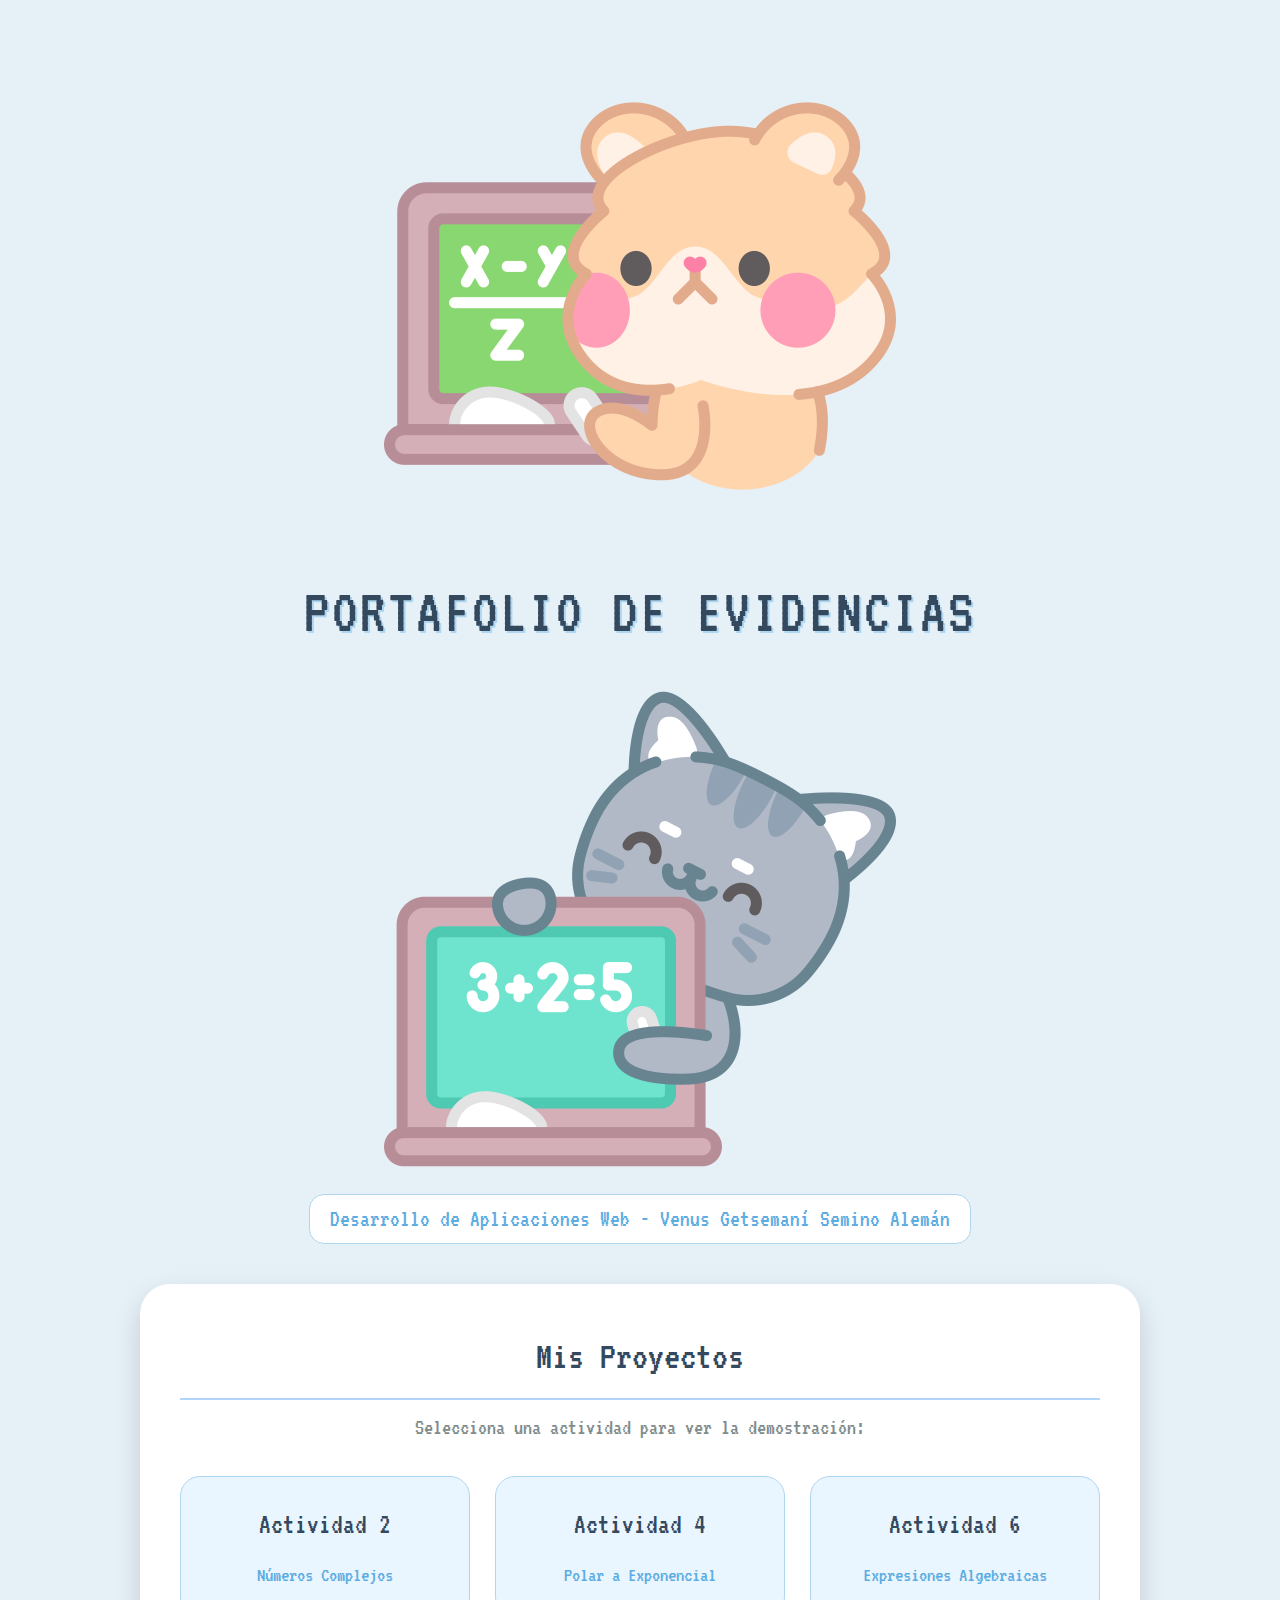
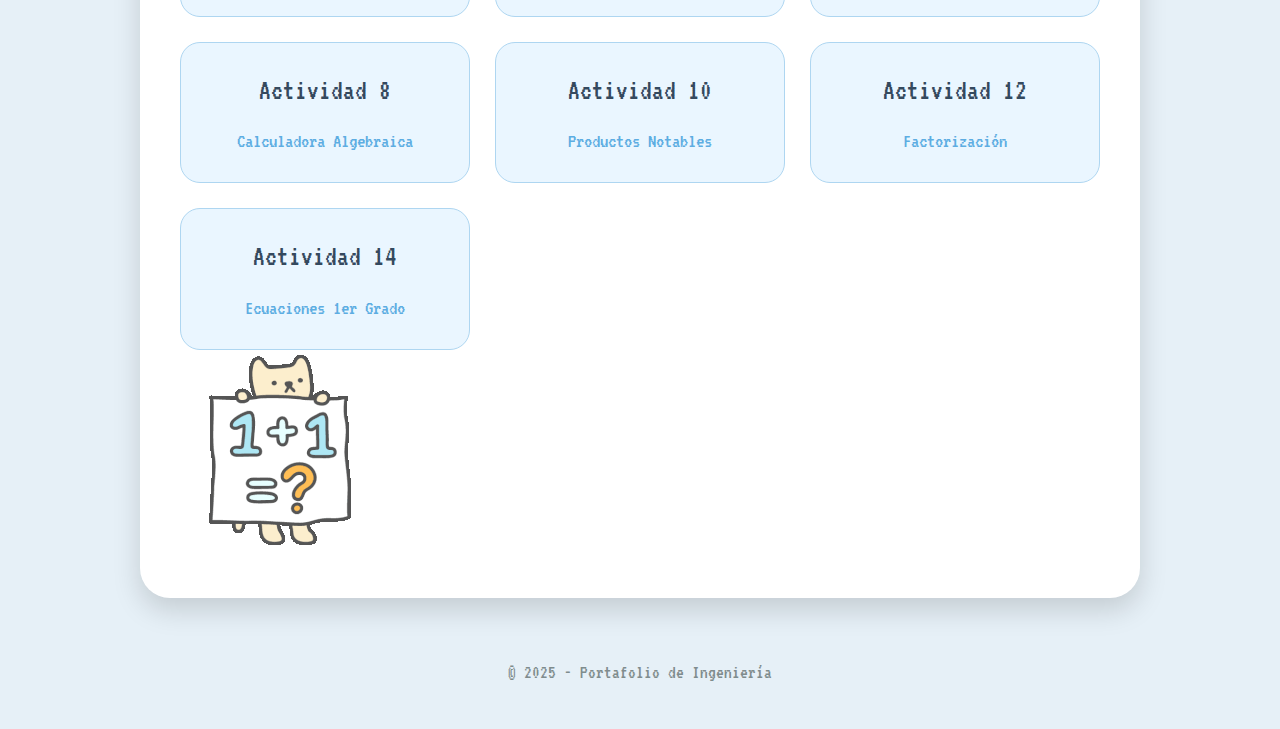
<file: index.html>
<!DOCTYPE html>
<html lang="es">
<head>
    <meta charset="UTF-8">
    <meta name="viewport" content="width=device-width, initial-scale=1.0">
    <title>Portafolio de Evidencias</title>
    <link rel="stylesheet" href="css/style.css">
</head>
<body>

    <header class="main-header"> <div class="titulo-container">
        <img src="assets/images/osito.png" alt="Decoración" class="img-titulo">
        
        <h1>PORTAFOLIO DE EVIDENCIAS</h1>
        
        <img src="assets/images/gatito.png" alt="Decoración" class="img-titulo">
    </div>

    <p class="subtitulo">Desarrollo de Aplicaciones Web - Venus Getsemaní Semino Alemán</p>
</header>

    <main class="container">
        <h2>Mis Proyectos</h2>
        <p>Selecciona una actividad para ver la demostración:</p>
        
        <nav class="menu-actividades">
            <ul>
                <li>
                    <a href="actividades/actividad02/index.html" class="card">
                        <h3>Actividad 2</h3>
                        <p>Números Complejos</p>
                    </a>
                </li>
                <li>
                    <a href="actividades/actividad04/index.html" class="card">
                        <h3>Actividad 4</h3>
                        <p>Polar a Exponencial</p>
                    </a>
                </li>
                <li>
                    <a href="actividades/actividad06/index.html" class="card">
                        <h3>Actividad 6</h3>
                        <p>Expresiones Algebraicas</p>
                    </a>
                </li>
                <li>
                    <a href="actividades/actividad08/index.html" class="card">
                        <h3>Actividad 8</h3>
                        <p>Calculadora Algebraica</p>
                    </a>
                </li>
                <li>
                    <a href="actividades/actividad10/index.html" class="card">
                        <h3>Actividad 10</h3>
                        <p>Productos Notables</p>
                    </a>
                </li>
                <li>
                    <a href="actividades/actividad12/index.html" class="card">
                        <h3>Actividad 12</h3>
                        <p>Factorización</p>
                    </a>
                </li>
                <li>
                    <a href="actividades/actividad14/index.html" class="card">
                        <h3>Actividad 14</h3>
                        <p>Ecuaciones 1er Grado</p>
                    </a>
                </li>
            </ul>
        </nav>
        <img src="assets/images/life-cat.gif" alt="Decoración" class="img-esquina-abajo">
    </main>

    <footer>
        <p>&copy; 2025 - Portafolio de Ingeniería</p>
    </footer>
</body>
</html>
</file>
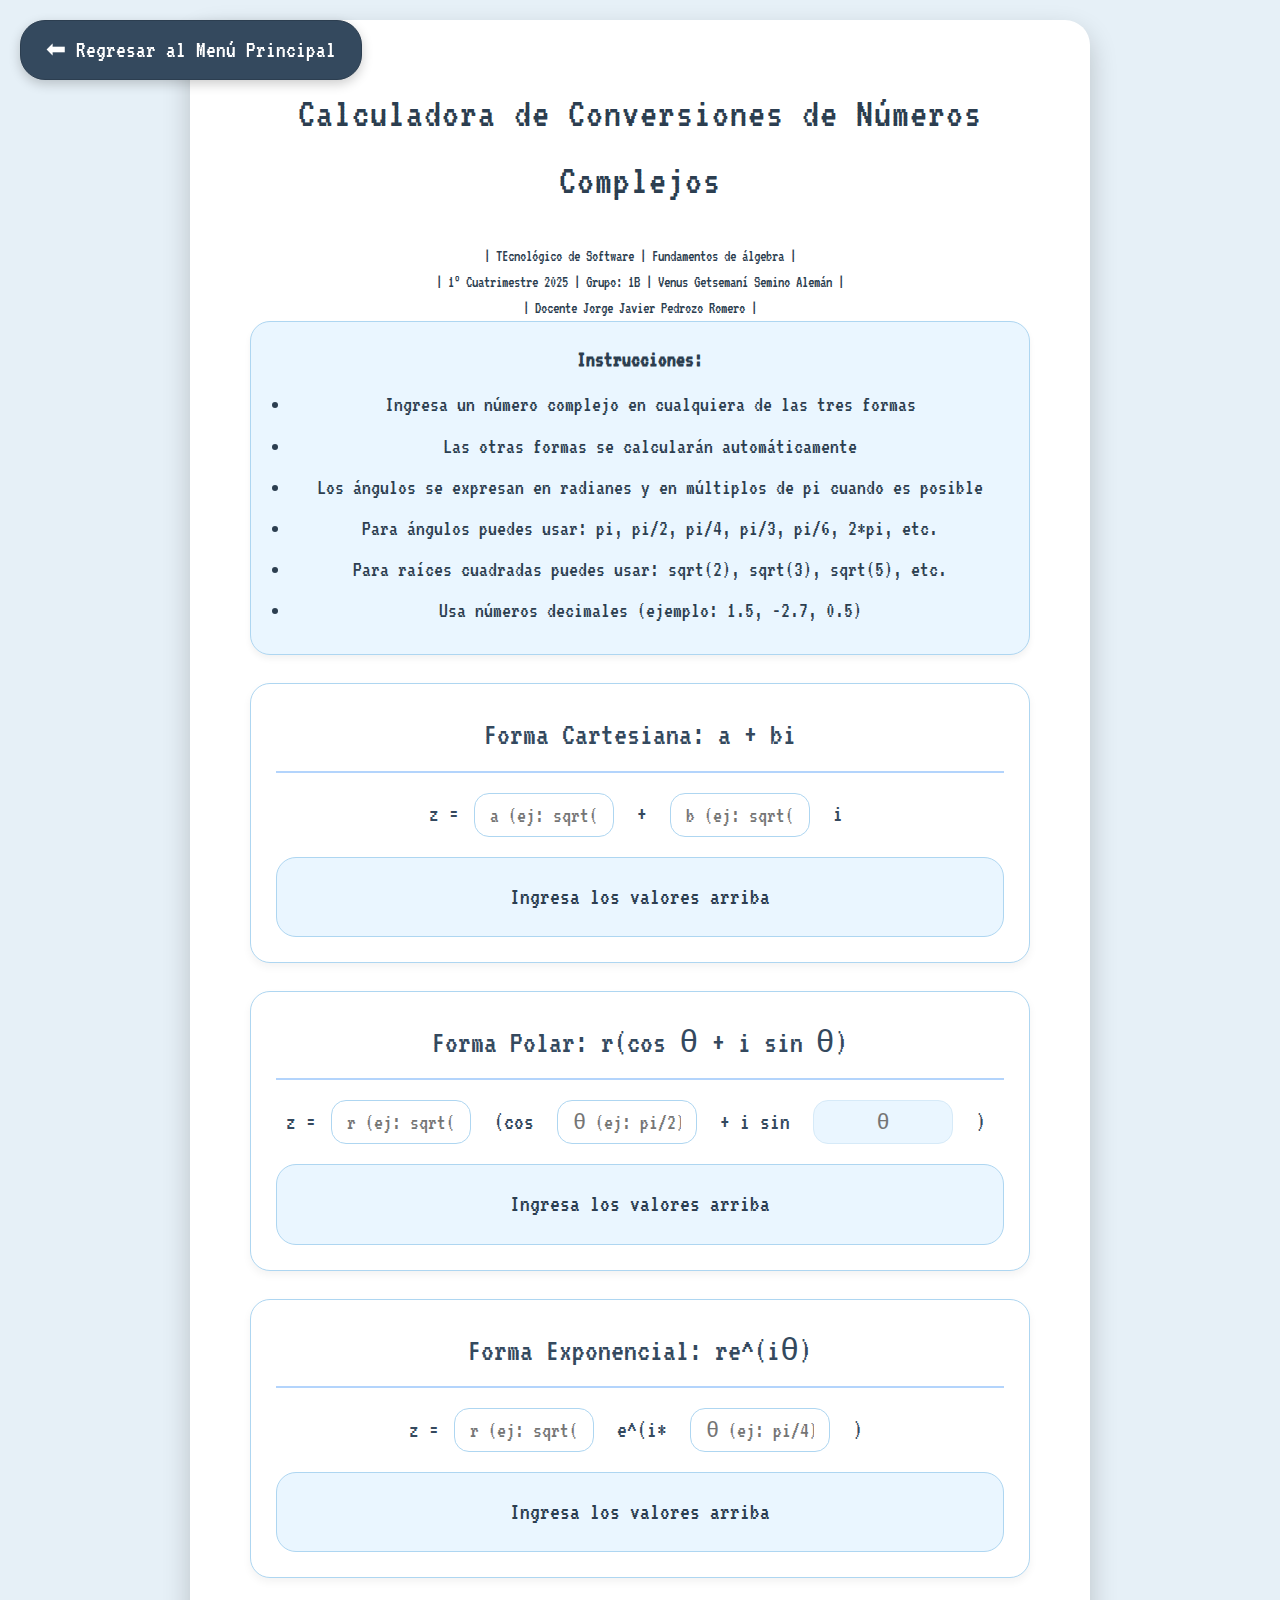
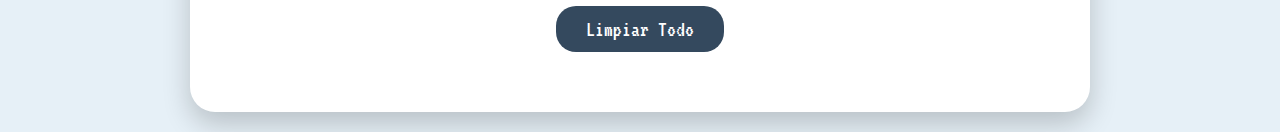
<file: actividades/actividad04/index.html>
<!DOCTYPE html> 
<html lang="es"> 
<head> 
	<meta charset="UTF-8"> 
	<meta name="viewport" content="width=device-width, initial-scale=1.0"> 
	<title>Calculadora de Conversiones - Números Complejos</title> 

<style> 
/* ==================== IMPORTACIÓN DE FUENTE Y RESET ==================== */
@import url('https://fonts.googleapis.com/css2?family=VT323&display=swap');

* { 
    margin: 0; 
    padding: 0; 
    box-sizing: border-box; 
} 

/* ==================== ESTRUCTURA GENERAL ==================== */ 
body { 
    font-family: 'VT323', monospace; 
    background-color: #e6f0f7; 
    padding: 20px; 
    line-height: 1.6; 
    color: #2c3e50;
    text-align: center;
    display: flex;
    justify-content: center;
    min-height: 100vh;
} 

.container { 
    max-width: 900px; 
    width: 100%;
    margin: 0 auto; 
    background: #ffffff; 
    border-radius: 25px; 
    box-shadow: 0 12px 28px rgba(0, 0, 0, 0.2); 
    padding: 60px; 
} 

/* ==================== ENCABEZADOS ==================== */ 
h1 { 
    text-align: center; 
    color: #2c3e50; 
    margin-bottom: 30px; 
    font-weight: normal; 
    font-size: 42px; 
    letter-spacing: 1px;
} 

h2 {
    color: #34495e; 
    margin-bottom: 20px; 
    font-size: 32px; 
    font-weight: normal; 
    border-bottom: 2px solid #b3d4fc;
    padding-bottom: 10px;
} 

/* ==================== INSTRUCCIONES ==================== */ 
.instructions { 
    background-color: #eaf6ff; 
    padding: 20px; 
    border-radius: 20px; 
    margin-bottom: 28px; 
    font-size: 22px; 
    color: #2c3e50; 
    border: 1px solid #aed6f1;
    box-shadow: 0 4px 6px rgba(0,0,0,0.05);
} 

.instructions ul { 
    margin-left: 20px; 
    margin-top: 10px; 
} 

.instructions li { 
    margin-bottom: 6px; 
} 

/* ==================== SECCIONES DE FORMULARIO ==================== */ 
.form-section { 
    margin-bottom: 28px; 
    border: 1px solid #aed6f1; 
    border-radius: 20px; 
    padding: 25px; 
    background: #ffffff; 
    box-shadow: 0 4px 8px rgba(0,0,0,0.05);
} 

.input-group { 
    display: flex; 
    align-items: center; 
    gap: 15px; 
    margin-bottom: 20px;
    flex-wrap: wrap;
    justify-content: center;
} 

.input-group:last-child { 
    margin-bottom: 0; 
} 

/* ==================== ETIQUETAS Y OPERADORES ==================== */ 
label { 
    min-width: 20px; 
    font-weight: normal; 
    color: #34495e; 
    font-size: 24px; 
} 

.operator { 
    font-size: 24px; 
    color: #34495e; 
    margin: 0 8px; 
    font-weight: normal; 
}

/* ==================== CAMPOS DE ENTRADA ==================== */ 
input[type="text"] { 
    width: 140px; 
    padding: 10px 15px; 
    border: 1px solid #aed6f1; 
    border-radius: 15px; 
    font-size: 22px; 
    text-align: center; 
    font-family: 'VT323', monospace; 
    background-color: #fff;
    color: #2c3e50;
    transition: all 0.2s ease-in-out;
} 

input[type="text"]:focus { 
    outline: none; 
    border-color: #5dade2; 
    box-shadow: 0 0 8px rgba(93, 173, 226, 0.5); 
    background-color: #fff;
} 

input[readonly] { 
    background-color: #eaf6ff !important; 
    cursor: not-allowed; 
    color: #7f8c8d; 
    border-color: #d6eaf8;
} 

/* ==================== RESULTADOS ==================== */ 
.result { 
    background-color: #eaf6ff; 
    padding: 20px; 
    border-radius: 20px; 
    border: 1px solid #aed6f1; 
    font-family: 'VT323', monospace; 
    font-size: 24px; 
    color: #2c3e50; 
    min-height: 60px; 
    display: flex; 
    align-items: center;
    justify-content: center;
    font-weight: normal; 
    box-shadow: none;
} 

/* ==================== BOTÓN LIMPIAR ==================== */ 
.clear-btn { 
    background-color: #34495e; 
    color: white; 
    border: none; 
    padding: 12px 30px; 
    border-radius: 20px; 
    cursor: pointer; 
    font-size: 22px; 
    margin-top: 25px; 
    display: block; 
    margin-left: auto; 
    margin-right: auto; 
    font-weight: normal; 
    font-family: 'VT323', monospace;
    transition: all 0.2s ease-in-out;
    box-shadow: none;
} 

.clear-btn:hover { 
    background-color: #5dade2; 
    transform: none; 
}

/* ==================== BOTÓN DE VOLVER (FLOTANTE - ESTILO ACT 14) ==================== */
@import url('https://fonts.googleapis.com/css2?family=VT323&display=swap');

.boton-volver {
    /* 1. POSICIÓN FIJA (FUNCIONALIDAD INTACTA): */
    position: fixed; 
    top: 20px;       
    left: 20px;      
    z-index: 9999;   

    /* 2. ESTÉTICA (PIXEL ART / AZUL PASTEL): */
    font-family: 'VT323', monospace; /* Fuente pixelada */
    font-size: 24px;                 /* Tamaño ajustado para legibilidad pixel */
    font-weight: normal;
    text-decoration: none;
    
    background-color: #34495e;       /* Azul Oscuro (Primary) */
    color: white;
    
    /* En Act 14 usamos bordes redondeados (20px-25px), no totalmente redondos (50px) */
    border-radius: 25px;             
    border: 1px solid #2c3e50;       /* Borde sutil oscuro */
    
    padding: 10px 25px;              /* Un poco más ancho */
    box-shadow: 0 4px 12px rgba(0,0,0,0.2); /* Sombra suave */
    
    cursor: pointer;
    transition: all 0.3s cubic-bezier(0.175, 0.885, 0.32, 1.275); /* Efecto rebote suave */
}

.boton-volver:hover {
    background-color: #5dade2;       /* Azul Claro (Accent) */
    border-color: #5dade2;
    transform: scale(1.1) rotate(-2deg); /* Pequeño efecto dinámico "juguetón" */
    box-shadow: 0 8px 16px rgba(0,0,0,0.25);
}

/* AJUSTE PARA MÓVILES */
@media (max-width: 768px) {
    .boton-volver {
        padding: 8px 18px;
        font-size: 20px; /* Ajuste para fuente pixelada en móvil */
        top: 15px;
        left: 15px;
    }
}
</style>

</head> 

<script src="script.js"></script>

<body> 
	<div class="container"> 
		<h1>Calculadora de Conversiones de Números Complejos</h1> 
		<p>|    TEcnológico de Software    |    Fundamentos de álgebra    | </p>
		<p>|    1° Cuatrimestre 2025    |    Grupo: 1B    |    Venus Getsemaní Semino Alemán    |</p>
		<p>|    Docente Jorge Javier Pedrozo Romero    |</p>

		<div class="instructions"> 
			<strong>Instrucciones:</strong> 
			<ul> 
				<li>Ingresa un número complejo en cualquiera de las tres formas</li> 
				<li>Las otras formas se calcularán automáticamente</li> 
				<li>Los ángulos se expresan en radianes y en múltiplos de pi cuando es posible</li> 
				<li>Para ángulos puedes usar: pi, pi/2, pi/4, pi/3, pi/6, 2*pi, etc.</li> 
				<li>Para raíces cuadradas puedes usar: sqrt(2), sqrt(3), sqrt(5), etc.</li> 
				<li>Usa números decimales (ejemplo: 1.5, -2.7, 0.5)</li> 
			</ul> 
		</div>

<!-- Forma Cartesiana --> 
<div class="form-section"> 
	<h2>Forma Cartesiana: a + bi</h2> 
	<div class="input-group"> 
		<label>z =</label> 
		<input type="text" id="real" placeholder="a (ej: sqrt(2))"> 
		<span class="operator">+</span> 
		<input type="text" id="imag" placeholder="b (ej: sqrt(3))"> 
		<span class="operator">i</span> 
	</div> 
	<div class="result" id="cartesian-result">Ingresa los valores arriba</div> 
</div> 

<!-- Forma Polar --> 
<div class="form-section"> 
	<h2>Forma Polar: r(cos θ + i sin θ)</h2> 
	<div class="input-group"> 
		<label>z =</label> 
		<input type="text" id="modulus" placeholder="r (ej: sqrt(2))"> 
		<span class="operator">(cos</span> 
		<input type="text" id="angle" placeholder="θ (ej: pi/2)"> 
		<span class="operator">+ i sin</span> 
		<input type="text" id="angle2" placeholder="θ" readonly style="background: #f0f0f0;"> 
		<span class="operator">)</span> 
	</div> 
	<div class="result" id="polar-result">Ingresa los valores arriba</div> 
</div>

<!-- Forma Exponencial --> 
<div class="form-section"> 
	<h2>Forma Exponencial: re^(iθ)</h2> 
	<div class="input-group"> 
		<label>z =</label> 
		<input type="text" id="exp-modulus" placeholder="r (ej: sqrt(5))"> 
		<span class="operator">e^(i*</span> 
		<input type="text" id="exp-angle" placeholder="θ (ej: pi/4)"> 
		<span class="operator">)</span> 
	</div> 
	<div class="result" id="exponential-result">Ingresa los valores arriba</div> 
</div> 

<button class="clear-btn" onclick="clearAll()">Limpiar Todo</button>

	</div> 
<script src="../../js/script_global.js"></script>

<script src="script.js"></script>
</body>

</html>
</file>
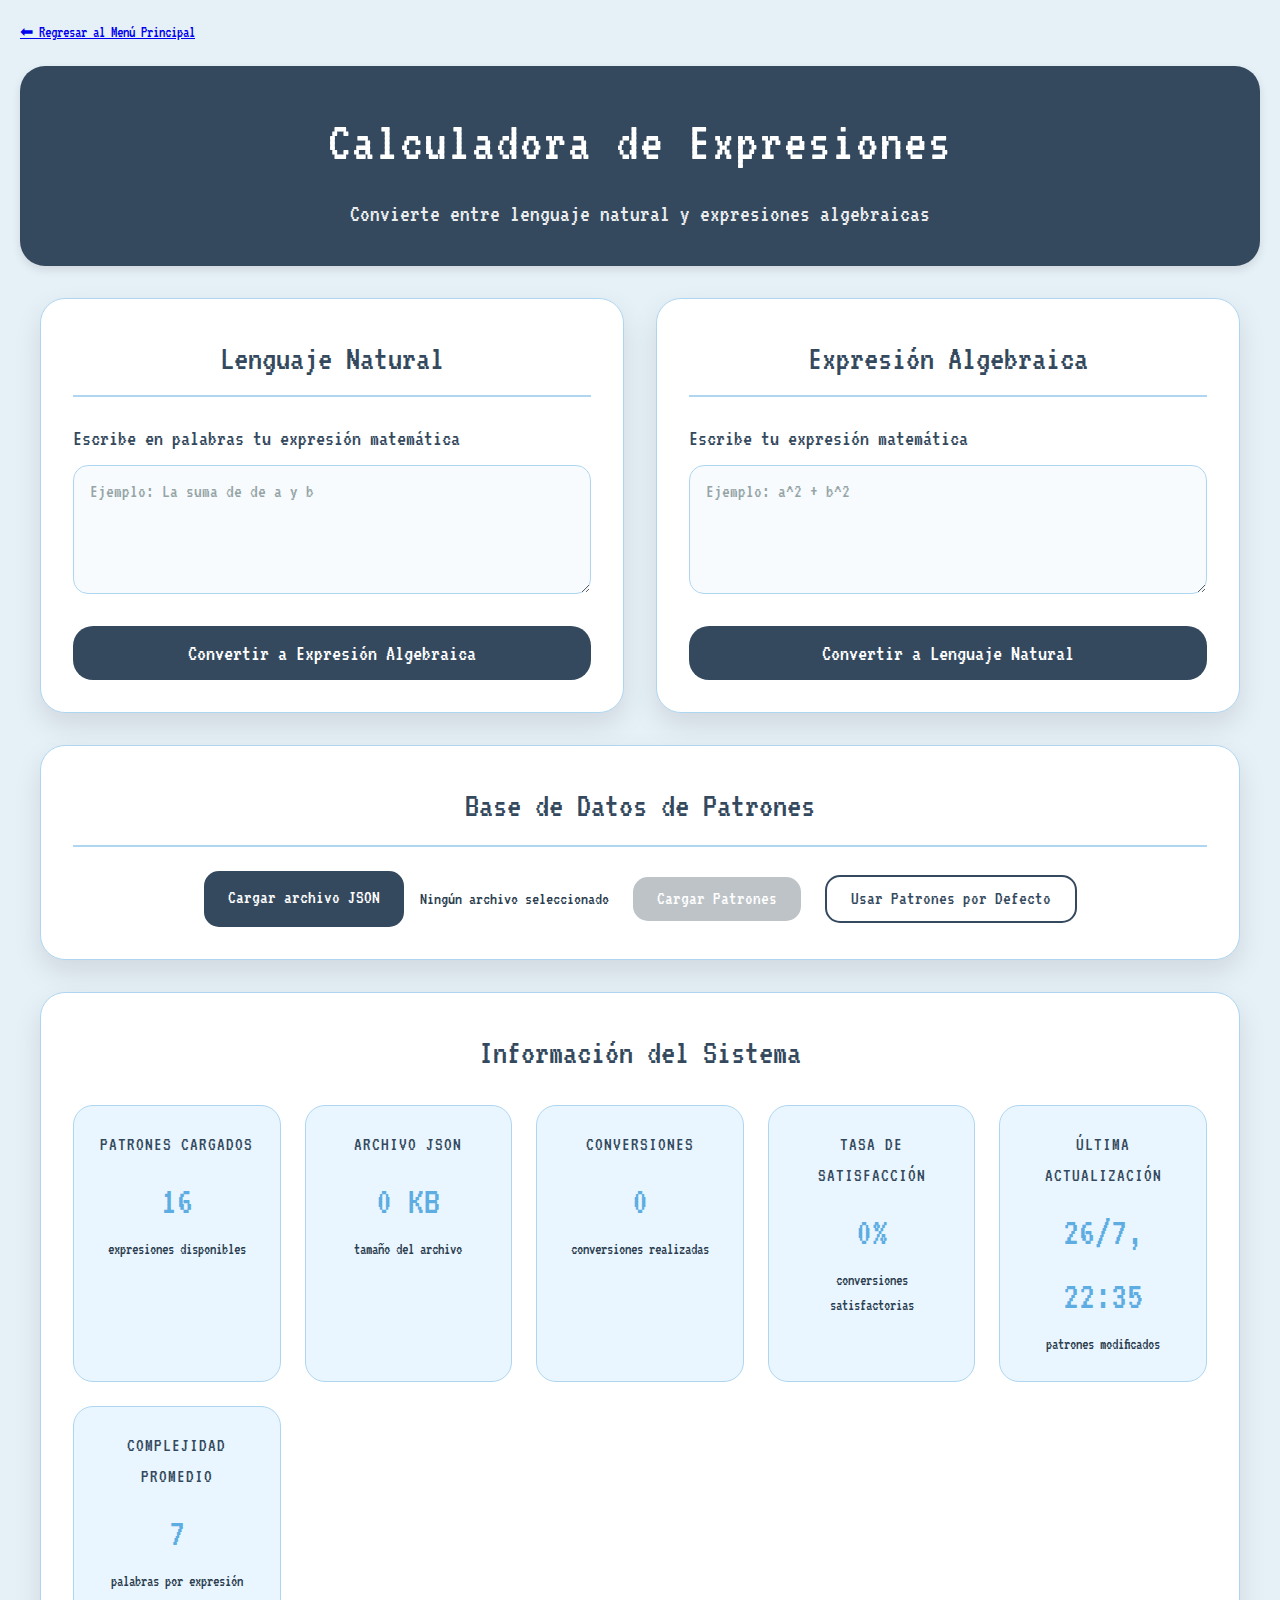
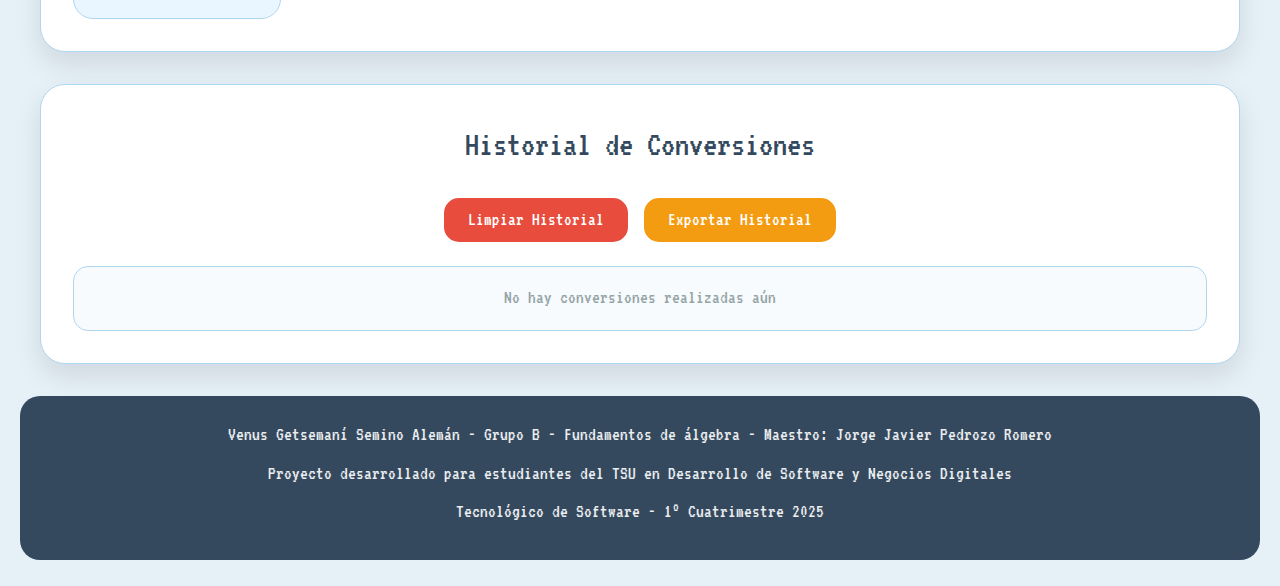
<file: actividades/actividad06/index.html>
<!-- Estructura básica del documento HTML -->
<!DOCTYPE html>
<html lang="es">
<head>
    <meta charset="UTF-8">
    <meta name="viewport" content="width=device-width, initial-scale=1.0">
    <title>Calculadora Expresiones Algebraicas</title>
<style>
/* ==================== IMPORTACIÓN DE FUENTE ==================== */
@import url('https://fonts.googleapis.com/css2?family=VT323&display=swap');

/* Variables de colores (Paleta Azul Pastel / Pixel Art) */
:root {
    --primary: #34495e;       /* Azul oscuro (antes green) */
    --accent: #5dade2;        /* Azul claro (antes lila) */
    --highlight: #f39c12;     /* Naranja/Dorado (antes oro) */
    --blanco: #ffffff;
    --negro: #2c3e50;         /* Azul muy oscuro para texto */
    --fondo-body: #e6f0f7;    /* Azul pastel muy claro (antes rosado-claro) */
    --borde-suave: #aed6f1;   /* Azul borde (antes gris-medio) */
    --sombra: rgba(0, 0, 0, 0.1);
    --rojo-error: #e74c3c;    /* Para botones de borrar */
}

/* Reset básico */
* {
    margin: 0;
    padding: 0;
    box-sizing: border-box;
}

body {
    font-family: 'VT323', monospace;
    line-height: 1.6;
    color: var(--negro);
    background-color: var(--fondo-body);
    padding: 20px;
}

/* Encabezado */
header {
    background-color: var(--primary);
    color: var(--blanco);
    text-align: center;
    padding: 2rem 1rem;
    border: none;
    border-radius: 25px;
    margin-bottom: 2rem;
    box-shadow: 0 4px 10px var(--sombra);
}

header h1 {
    font-size: 3.5rem;
    font-weight: normal;
    margin-bottom: 0.5rem;
    text-decoration: none;
    letter-spacing: 2px;
}

.subtitle {
    font-size: 1.5rem;
    opacity: 0.9;
    font-weight: normal;
}

/* Contenedor principal */
.container {
    max-width: 1200px;
    margin: 0 auto;
    padding: 0;
    display: flex;
    flex-direction: column;
    gap: 2rem;
}

/* Grid de 2 columnas */
.converter-grid {
    display: grid;
    grid-template-columns: 1fr 1fr;
    gap: 2rem;
}

.column {
    background-color: var(--blanco);
    border: 1px solid var(--borde-suave);
    border-radius: 25px;
    padding: 2rem;
    box-shadow: 0 12px 28px rgba(0, 0, 0, 0.1);
}

.column h2 {
    color: var(--primary);
    font-size: 2.2rem;
    margin-bottom: 1.5rem;
    text-align: center;
    border-bottom: 2px solid var(--borde-suave);
    padding-bottom: 0.5rem;
    font-weight: normal;
}

/* Grupos de entrada */
.input-group {
    margin-bottom: 1.5rem;
}

.input-group label {
    display: block;
    color: var(--primary);
    font-weight: normal;
    font-size: 1.4rem;
    margin-bottom: 0.5rem;
}

textarea {
    width: 100%;
    padding: 1rem;
    border: 1px solid var(--borde-suave);
    border-radius: 15px;
    font-size: 1.2rem;
    font-family: 'VT323', monospace;
    resize: vertical;
    transition: all 0.3s ease;
    background-color: #f8fbfe;
    color: var(--negro);
}

textarea:focus {
    outline: none;
    border-color: var(--accent);
    box-shadow: 0 0 8px rgba(93, 173, 226, 0.3);
    background-color: var(--blanco);
}

textarea::placeholder {
    color: #95a5a6;
    font-style: normal;
}

/* Botones */
.convert-button {
    width: 100%;
    background-color: var(--primary);
    color: var(--blanco);
    border: none;
    padding: 1rem;
    border-radius: 20px;
    font-size: 1.4rem;
    font-weight: normal;
    font-family: 'VT323', monospace;
    cursor: pointer;
    transition: background-color 0.3s ease;
}

.convert-button:hover {
    background-color: var(--accent);
}

.convert-button:active {
    transform: translateY(1px);
}

/* Sección de carga de JSON */
.json-loader-section {
    background-color: var(--blanco);
    border: 1px solid var(--borde-suave);
    border-radius: 25px;
    padding: 2rem;
    box-shadow: 0 12px 28px rgba(0, 0, 0, 0.1);
}

.json-loader-section h2 {
    color: var(--primary);
    margin-bottom: 1.5rem;
    text-align: center;
    text-decoration: none;
    font-size: 2.2rem;
    font-weight: normal;
    border-bottom: 2px solid var(--borde-suave);
    padding-bottom: 10px;
}

.json-loader {
    display: flex;
    flex-wrap: wrap;
    gap: 1.5rem;
    align-items: center;
    justify-content: center;
}

.file-input-wrapper {
    position: relative;
    display: flex;
    align-items: center;
    gap: 1rem;
}

#json-file-input {
    display: none;
}

.file-input-label {
    background-color: var(--primary);
    color: var(--blanco);
    padding: 0.8rem 1.5rem;
    border-radius: 15px;
    cursor: pointer;
    font-weight: normal;
    font-size: 1.2rem;
    transition: background-color 0.3s ease;
}

.file-input-label:hover {
    background-color: var(--accent);
}

.file-name {
    color: var(--negro);
    font-size: 1.1rem;
    max-width: 250px;
    overflow: hidden;
    text-overflow: ellipsis;
    white-space: nowrap;
}

.load-button {
    background-color: var(--primary);
    color: var(--blanco);
    border: none;
    padding: 0.8rem 1.5rem;
    border-radius: 15px;
    cursor: pointer;
    font-weight: normal;
    font-size: 1.2rem;
    font-family: 'VT323', monospace;
    transition: background-color 0.3s ease;
}

.load-button:hover:not(:disabled) {
    background-color: var(--accent);
}

.load-button:disabled {
    background-color: #bdc3c7;
    cursor: not-allowed;
}

.reset-button {
    background-color: transparent;
    color: var(--primary);
    border: 2px solid var(--primary);
    padding: 0.8rem 1.5rem;
    border-radius: 15px;
    cursor: pointer;
    font-weight: normal;
    font-size: 1.2rem;
    font-family: 'VT323', monospace;
    transition: all 0.3s ease;
}

.reset-button:hover {
    background-color: var(--primary);
    color: var(--blanco);
}

/* Sección de información */
.info-section {
    background-color: var(--blanco);
    border: 1px solid var(--borde-suave);
    border-radius: 25px;
    padding: 2rem;
    box-shadow: 0 12px 28px rgba(0, 0, 0, 0.1);
}

.info-section h2 {
    color: var(--primary);
    margin-bottom: 1.5rem;
    text-align: center;
    font-size: 2.2rem;
    font-weight: normal;
}

.info-cards {
    display: grid;
    grid-template-columns: repeat(auto-fit, minmax(200px, 1fr));
    gap: 1.5rem;
}

.info-card {
    background-color: #eaf6ff; /* Fondo azul pastel para cards */
    border: 1px solid var(--borde-suave);
    border-radius: 20px;
    padding: 1.5rem;
    text-align: center;
    transition: transform 0.2s ease;
}

.info-card:hover {
    transform: translateY(-5px);
    box-shadow: 0 8px 15px rgba(0,0,0,0.05);
}

.info-card h3 {
    color: var(--primary);
    font-size: 1.2rem;
    margin-bottom: 0.5rem;
    text-transform: uppercase;
    letter-spacing: 1px;
    font-weight: normal;
}

.metric {
    display: flex;
    flex-direction: column;
}

.metric-number {
    font-size: 2.5rem;
    font-weight: normal;
    color: var(--accent);
    margin-bottom: 0.25rem;
}

.metric-label {
    font-size: 1rem;
    color: var(--negro);
}

/* Sección de historial */
.history-section {
    background-color: var(--blanco);
    border: 1px solid var(--borde-suave);
    border-radius: 25px;
    padding: 2rem;
    box-shadow: 0 12px 28px rgba(0, 0, 0, 0.1);
}

.history-section h2 {
    color: var(--primary);
    margin-bottom: 1.5rem;
    text-align: center;
    font-size: 2.2rem;
    font-weight: normal;
}

.history-controls {
    display: flex;
    gap: 1rem;
    justify-content: center;
    margin-bottom: 1.5rem;
}

.clear-button, .export-button {
    padding: 0.8rem 1.5rem;
    border-radius: 15px;
    border: none;
    font-weight: normal;
    font-size: 1.2rem;
    font-family: 'VT323', monospace;
    cursor: pointer;
    transition: background-color 0.3s ease;
}

.clear-button {
    background-color: var(--rojo-error);
    color: var(--blanco);
}

.clear-button:hover {
    background-color: #c0392b;
}

.export-button {
    background-color: var(--highlight);
    color: var(--blanco);
}

.export-button:hover {
    background-color: #e67e22;
}

.history-list {
    max-height: 300px;
    overflow-y: auto;
    border: 1px solid var(--borde-suave);
    border-radius: 15px;
    padding: 1rem;
    background-color: #f8fbfe;
}

.no-history {
    text-align: center;
    color: #95a5a6;
    font-style: normal;
    font-size: 1.2rem;
}

/* Pie de página */
footer {
    background-color: var(--primary);
    color: var(--blanco);
    text-align: center;
    padding: 1.5rem;
    margin-top: 2rem;
    border-radius: 20px;
}

footer p {
    margin-bottom: 0.5rem;
    opacity: 0.9;
    font-size: 1.2rem;
}

/* Responsive */
@media (max-width: 768px) {
    .converter-grid {
        grid-template-columns: 1fr;
    }

    header h1 {
        font-size: 2.5rem;
    }

    .subtitle {
        font-size: 1.2rem;
    }

    .container {
        padding: 0.5rem;
    }

    .json-loader {
        flex-direction: column;
        align-items: stretch;
    }

    .info-cards {
        grid-template-columns: repeat(auto-fit, minmax(150px, 1fr));
    }

    .history-controls {
        flex-direction: column;
    }
}

@media (max-width: 480px) {
    .info-cards {
        grid-template-columns: 1fr;
    }
}

/* Sección de resultados */
.result-section {
    margin-top: 1.5rem;
    padding-top: 1.5rem;
    border-top: 1px dashed var(--borde-suave);
}

.result-content h4 {
    color: var(--primary);
    margin-bottom: 1rem;
    font-size: 1.4rem;
    font-weight: normal;
}

.result-output {
    background-color: #eaf6ff;
    border: 1px solid var(--borde-suave);
    border-radius: 15px;
    padding: 1rem;
    margin-bottom: 1.5rem;
    font-family: 'VT323', monospace;
    font-size: 1.3rem;
    min-height: 60px;
    color: var(--negro);
}

/* Botones de evaluación */
.evaluation-buttons {
    display: flex;
    gap: 1rem;
    flex-wrap: wrap;
}

.satisfactory-btn {
    background-color: #2ecc71;
    color: var(--blanco);
    border: none;
    padding: 0.8rem 1rem;
    border-radius: 15px;
    font-size: 1.1rem;
    font-family: 'VT323', monospace;
    cursor: pointer;
    flex: 1;
    min-width: 120px;
    transition: background-color 0.3s;
}

.satisfactory-btn:hover {
    background-color: #27ae60;
}

.improve-btn {
    background-color: #95a5a6;
    color: var(--blanco);
    border: none;
    padding: 0.8rem 1rem;
    border-radius: 15px;
    font-size: 1.1rem;
    font-family: 'VT323', monospace;
    cursor: pointer;
    flex: 1;
    min-width: 120px;
    transition: background-color 0.3s;
}

.improve-btn:hover {
    background-color: var(--highlight);
}

.add-pattern-btn {
    background-color: var(--accent);
    color: var(--blanco);
    border: none;
    padding: 0.8rem 1rem;
    border-radius: 15px;
    font-size: 1.1rem;
    font-family: 'VT323', monospace;
    cursor: pointer;
    flex: 1;
    min-width: 120px;
    transition: background-color 0.3s;
}

.add-pattern-btn:hover {
    background-color: var(--primary);
}

.page-progress-bar {
    height: 6px;
    background-color: transparent;
    border-radius: 3px;
}
</style>
</head>
<body>
<!-- Encabezado principal -->
<header>
        <h1>Calculadora de Expresiones</h1>
        <p class="subtitle">Convierte entre lenguaje natural y expresiones algebraicas</p>

    </header>

    <!-- Contenedor principal de 2 columnas -->
    <main class="container">
        <div class="converter-grid">
            <!-- Columna izquierda: Lenguaje Natural -->
            <div class="column natural-column">
                <h2>Lenguaje Natural</h2>
                <div class="input-group">
                    <label for="natural-input">Escribe en palabras tu expresión matemática</label>
                    <textarea 
                        id="natural-input" 
                        placeholder="Ejemplo: La suma de de a y b"
                        rows="5"
                    ></textarea>
                </div>
                <button id="convert-to-algebraic-btn" class="convert-button">
                    Convertir a Expresión Algebraica
                </button>
                <!-- En la columna natural, después del botón convert-to-algebraic-btn -->
                <div id="natural-result" class="result-section" style="display: none;">
                    <div class="result-content">
                        <h4>Resultado:</h4>
                        <div id="natural-output" class="result-output"></div>
                    </div>
                    <div class="evaluation-buttons">
                        <button id="natural-satisfactory-btn" class="satisfactory-btn">
                            Resultado Satisfactorio
                        </button>
                        <button id="natural-improve-btn" class="improve-btn">
                            Necesita Mejora
                        </button>
                        <button id="natural-add-pattern-btn" class="add-pattern-btn">
                            Agregar Patrón
                        </button>
                    </div>
                </div>
            </div>


            <!-- Columna derecha: Expresión Algebraica -->
            <div class="column algebraic-column">
                <h2>Expresión Algebraica</h2>
                <div class="input-group">
                    <label for="algebraic-input">Escribe tu expresión matemática</label>
                    <textarea 
                        id="algebraic-input" 
                        placeholder="Ejemplo: a^2 + b^2"
                        rows="5"
                    ></textarea>
                </div>
                <button id="convert-to-natural-btn" class="convert-button">
                    Convertir a Lenguaje Natural
                </button>
                <!-- En la columna algebraica, después del botón convert-to-natural-btn -->
                <div id="algebraic-result" class="result-section" style="display: none;">
                    <div class="result-content">
                        <h4>Resultado:</h4>
                        <div id="algebraic-output" class="result-output"></div>
                    </div>
                    <div class="evaluation-buttons">
                        <button id="algebraic-satisfactory-btn" class="satisfactory-btn">
                            Resultado Satisfactorio
                        </button>
                        <button id="algebraic-improve-btn" class="improve-btn">
                            Necesita Mejora
                        </button>
                        <button id="algebraic-add-pattern-btn" class="add-pattern-btn">
                            Agregar Patrón
                        </button>
                    </div>
                </div>
            </div>
        </div>


        <!-- Sección de carga de JSON -->
        <section class="json-loader-section">
            <h2>Base de Datos de Patrones</h2>
            <div class="json-loader">
                <div class="file-input-wrapper">
                    <input type="file" id="json-file-input" accept=".json" />
                    <label for="json-file-input" class="file-input-label">
                        Cargar archivo JSON
                    </label>
                    <span id="file-name" class="file-name">Ningún archivo seleccionado</span>
                </div>
                <button id="load-json-btn" class="load-button" disabled>
                    Cargar Patrones
                </button>
                <button id="reset-json-btn" class="reset-button">
                    Usar Patrones por Defecto
                </button>
            </div>
        </section>

        <!-- Tarjeta de información y métricas -->
        <section class="info-section">
            <h2>Información del Sistema</h2>
            <div class="info-cards">
                <div class="info-card">
                    <h3>Patrones Cargados</h3>
                    <div class="metric">
                        <span class="metric-number" id="total-patterns">0</span>
                        <span class="metric-label">expresiones disponibles</span>
                    </div>
                </div>

                <div class="info-card">
                    <h3>Archivo JSON</h3>
                    <div class="metric">
                        <span class="metric-number" id="file-size">0 KB</span>
                        <span class="metric-label">tamaño del archivo</span>
                    </div>
                </div>

                <div class="info-card">
                    <h3>Conversiones</h3>
                    <div class="metric">
                        <span class="metric-number" id="conversions-count">0</span>
                        <span class="metric-label">conversiones realizadas</span>
                    </div>
                </div>

                <div class="info-card">
                    <h3>Tasa de Satisfacción</h3>
                    <div class="metric">
                        <span class="metric-number" id="satisfaction-rate">0%</span>
                        <span class="metric-label">conversiones satisfactorias</span>
                    </div>
                </div>

                <div class="info-card">
                    <h3>Última Actualización</h3>
                    <div class="metric">
                        <span class="metric-number" id="last-update">--</span>
                        <span class="metric-label">patrones modificados</span>
                    </div>
                </div>

                <div class="info-card">
                    <h3>Complejidad Promedio</h3>
                    <div class="metric">
                        <span class="metric-number" id="avg-complexity">0</span>
                        <span class="metric-label">palabras por expresión</span>
                    </div>
                </div>
            </div>
        </section>

        <!-- Sección de historial de conversiones -->
        <section class="history-section">
            <h2>Historial de Conversiones</h2>
            <div class="history-controls">
                <button id="clear-history-btn" class="clear-button">
                    Limpiar Historial
                </button>
                <button id="export-history-btn" class="export-button">
                    Exportar Historial
                </button>
            </div>
            <div id="conversion-history" class="history-list">
                <p class="no-history">No hay conversiones realizadas aún</p>
            </div>
        </section>
    </main>

    <!-- Pie de página -->
    <footer>
        <p> Venus Getsemaní Semino Alemán - Grupo B - Fundamentos de álgebra - Maestro: Jorge Javier Pedrozo Romero</p>
        <p>Proyecto desarrollado para estudiantes del TSU en Desarrollo de Software y Negocios Digitales</p>


        <p>Tecnológico de Software - 1° Cuatrimestre 2025</p>
    </footer>

<div class="page-progress-bar"></div>


<script src="script.js"></script>

<script src="../../js/script_global.js"></script>
</body>

</html>
</file>
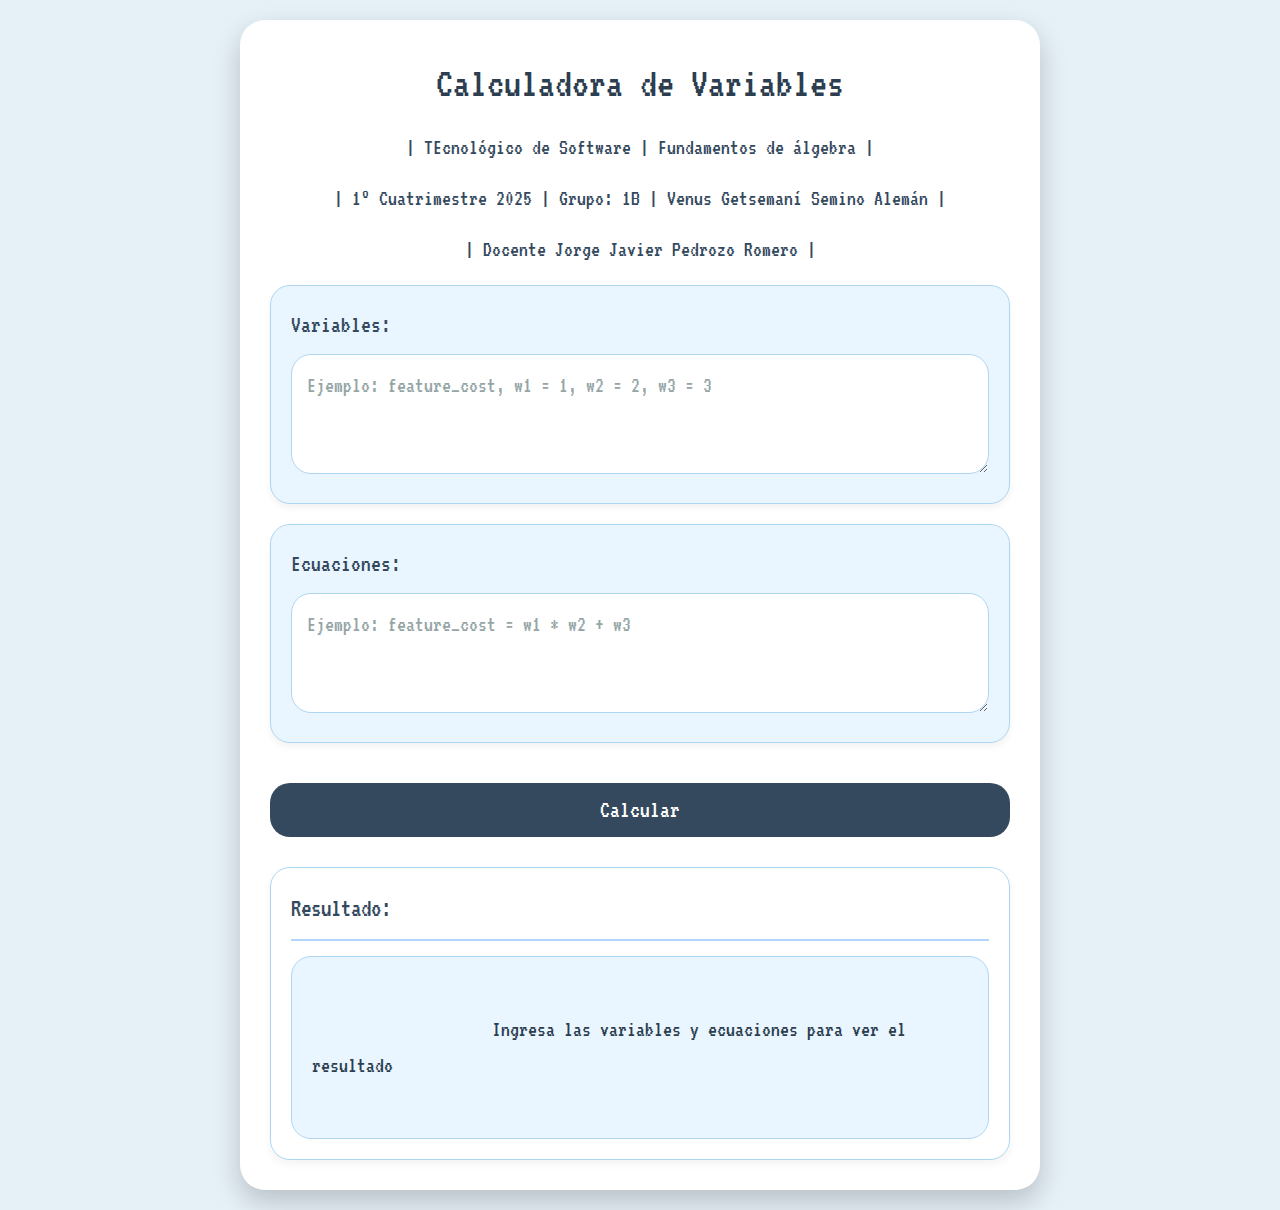
<file: actividades/actividad08/index.html>
<!-- Estructura básica del documento HTML -->
<!DOCTYPE html>
<html lang="es">
<head>
    <meta charset="UTF-8">
    <meta name="viewport" content="width=device-width, initial-scale=1.0">
    <title>Calculadora Operaciones Algebraicas</title>
<style>
/* ==================== IMPORTACIÓN DE FUENTE ==================== */
@import url('https://fonts.googleapis.com/css2?family=VT323&display=swap');

/* Reset y base */
* {
    box-sizing: border-box;
    margin: 0;
    padding: 0;
}

body {
    font-family: 'VT323', monospace;
    background-color: #e6f0f7;
    display: flex;
    align-items: center;
    justify-content: center;
    padding: 20px;
    color: #2c3e50;
    min-height: 100vh;
    line-height: 1.6;
}

.container {
    width: 100%;
    max-width: 800px;
    background-color: #ffffff;
    border-radius: 25px;
    padding: 30px;
    box-shadow: 0 12px 28px rgba(0, 0, 0, 0.2);
    border: none;
    overflow: hidden;
}

/* Encabezado */
h1 {
    font-family: 'VT323', monospace;
    font-size: 42px;
    text-align: center;
    margin-bottom: 15px;
    color: #2c3e50;
    text-shadow: none;
    font-weight: normal;
}

.container > p {
    text-align: center;
    font-size: 22px;
    color: #34495e;
    margin-bottom: 20px;
    line-height: 1.4;
}

.input-section {
    display: grid;
    gap: 20px;
    margin-top: 20px;
}

.field-group {
    background-color: #eaf6ff;
    border-radius: 20px;
    padding: 20px;
    border: 1px solid #aed6f1;
    box-shadow: 0 4px 6px rgba(0,0,0,0.05);
}

label {
    display: block;
    font-size: 24px;
    font-weight: normal;
    color: #34495e;
    margin-bottom: 10px;
}

textarea {
    width: 100%;
    min-height: 120px;
    resize: vertical;
    padding: 15px;
    border-radius: 20px;
    border: 1px solid #aed6f1;
    font-family: 'VT323', monospace;
    font-size: 22px;
    color: #2c3e50;
    background-color: #ffffff;
    box-shadow: none;
    transition: all 0.3s ease;
    line-height: 1.4;
}

textarea:focus {
    outline: none;
    border-color: #5dade2;
    box-shadow: 0 0 8px rgba(93, 173, 226, 0.5);
    transform: none;
}

textarea::placeholder {
    color: #95a5a6;
    font-style: normal;
}

/* Botón principal */
.calculate-button {
    display: block;
    width: 100%;
    padding: 15px;
    margin-top: 20px;
    border-radius: 20px;
    border: none;
    cursor: pointer;
    font-weight: normal;
    font-family: 'VT323', monospace;
    font-size: 24px;
    background: #34495e;
    color: #ffffff;
    box-shadow: none;
    transition: background-color 0.3s ease;
}

.calculate-button:hover {
    background-color: #5dade2;
    transform: none;
    filter: none;
    box-shadow: none;
}

.calculate-button:active {
    transform: translateY(1px);
}

/* Sección de resultados */
.result-section {
    margin-top: 30px;
}

.info-card {
    border-radius: 20px;
    padding: 20px;
    background-color: #ffffff;
    border: 1px solid #aed6f1;
    box-shadow: 0 4px 10px rgba(0,0,0,0.05);
}

.info-card h3 {
    font-size: 26px;
    margin-bottom: 15px;
    color: #34495e;
    font-weight: normal;
    border-bottom: 2px solid #b3d4fc;
    padding-bottom: 10px;
}

.result-content {
    min-height: 60px;
    border-radius: 20px;
    padding: 20px;
    font-family: 'VT323', monospace;
    font-size: 22px;
    background: #eaf6ff;
    color: #2c3e50;
    border: 1px solid #aed6f1;
    display: flex;
    align-items: center;
    white-space: pre-wrap;
    word-break: break-word;
}

/* Mensajes de estado adaptados al estilo pixel art/pastel */
.result-error {
    border: 1px solid #e74c3c !important;
    color: #c0392b !important;
    background: #fadbd8 !important;
}

.result-warning {
    border: 1px solid #f1c40f !important;
    color: #9a7d0a !important;
    background: #fcf3cf !important;
}

.result-success {
    border: 1px solid #2ecc71 !important;
    color: #1e8449 !important;
    background: #d5f5e3 !important;
}

/* Responsive */
@media (max-width: 900px) {
    .container {
        padding: 20px;
        margin: 10px;
    }
    h1 {
        font-size: 32px;
    }
    textarea {
        font-size: 20px;
    }
}

@media (max-width: 480px) {
    body {
        padding: 10px;
    }
    .container {
        border-radius: 15px;
    }
    h1 {
        font-size: 28px;
    }
}
</style>

</head>
<body>
    <!-- Estructura básica del documento HTML -->
<div class="container">
        <h1>Calculadora de Variables</h1>
        <p>|    TEcnológico de Software    |    Fundamentos de álgebra    | </p>
		<p>|    1° Cuatrimestre 2025    |    Grupo: 1B    |    Venus Getsemaní Semino Alemán    |</p>
		<p>|    Docente Jorge Javier Pedrozo Romero    |</p>

        <div class="input-section">
            <div class="field-group">
                <label for="variables">Variables:</label>
                <textarea id="variables" placeholder="Ejemplo: feature_cost, w1 = 1, w2 = 2, w3 = 3"></textarea>
            </div>

            <div class="field-group">
                <label for="equations">Ecuaciones:</label>
                <textarea id="equations" placeholder="Ejemplo: feature_cost = w1 * w2 + w3"></textarea>
            </div>

            <button id="calculate-btn" class="calculate-button">Calcular</button>
        </div>

        <div class="result-section">
            <div class="info-card">
                <h3>Resultado:</h3>
                <div id="result" class="result-content">
                    Ingresa las variables y ecuaciones para ver el resultado
                </div>
            </div>
        </div>
    </div>
<script src="script.js"></script>
</body>
</html>
</file>
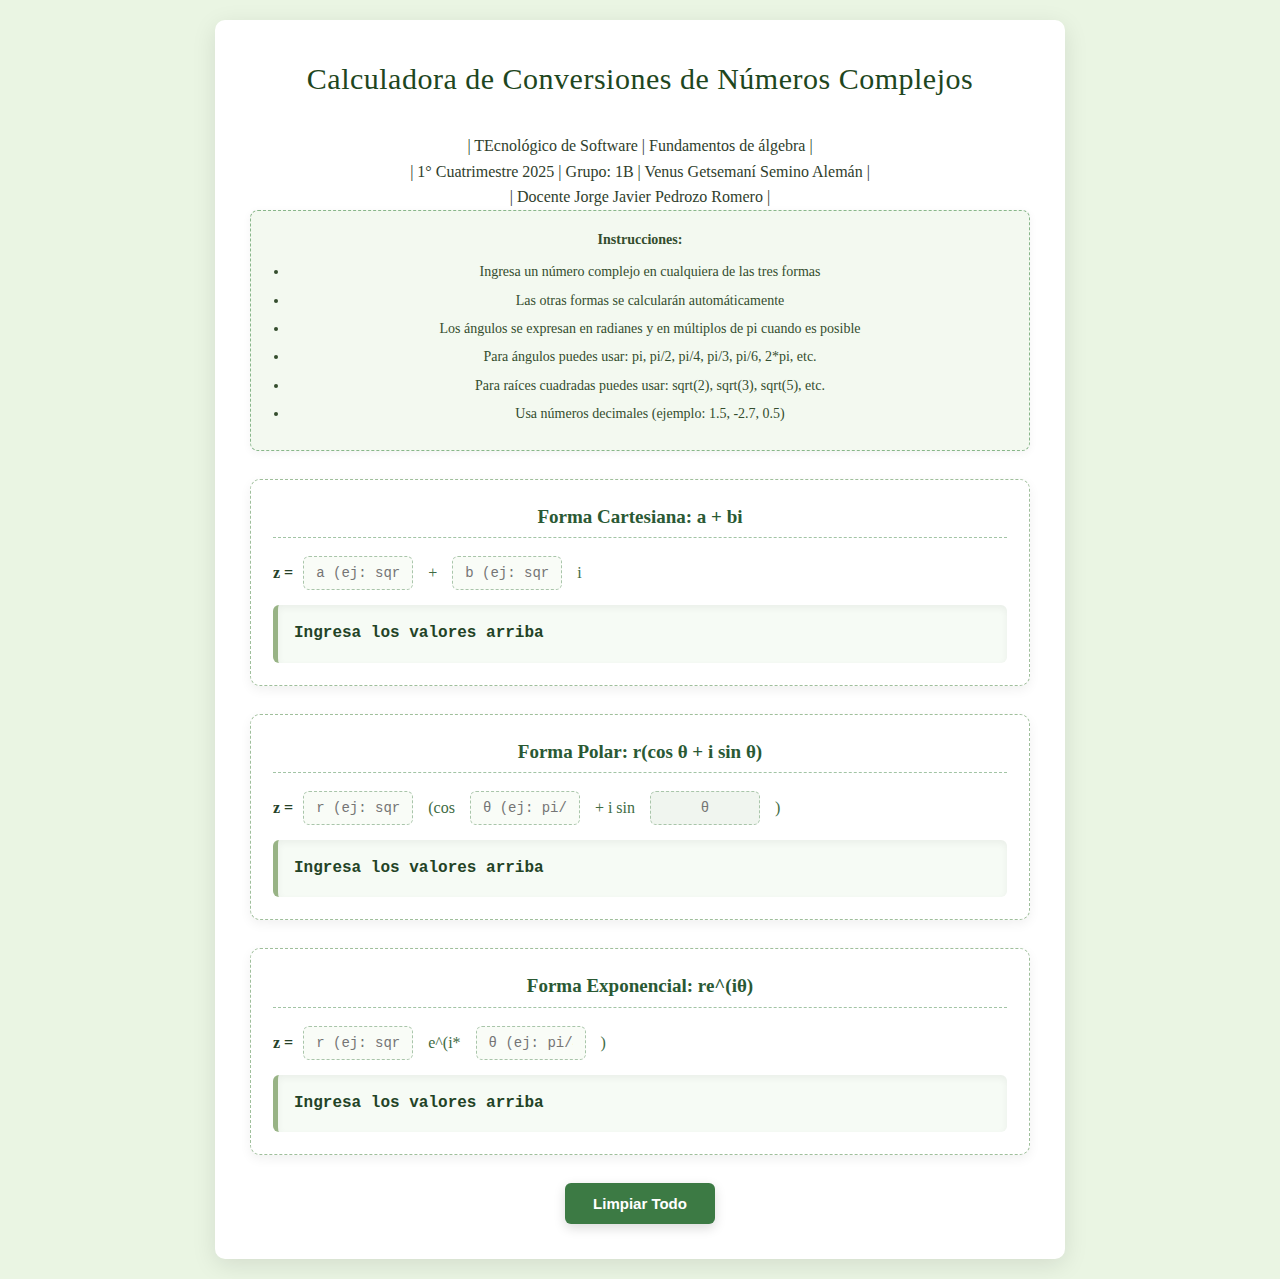
<file: actividades/actividad04/1B_Act4_Venus_Semino.html>
<!DOCTYPE html> 
<html lang="es"> 
<head> 
	<meta charset="UTF-8"> 
	<meta name="viewport" content="width=device-width, initial-scale=1.0"> 
	<title>Calculadora de Conversiones - Números Complejos</title> 

<style> 
/* ==================== RESET BÁSICO ==================== */ 
* { 
	margin: 0; 
	padding: 0; 
	box-sizing: border-box; 
} 

/* ==================== ESTRUCTURA GENERAL ==================== */ 
body { 
	font-family: 'Georgia', 'Segoe UI', serif; 
	background-color: #eaf5e3; 
	padding: 20px; 
	line-height: 1.6; 
	color: #2f3e2c;
	text-align: center;
} 

.container { 
	max-width: 850px; 
	margin: 0 auto; 
	background: #ffffff; 
	border-radius: 10px; 
	box-shadow: 0 6px 25px rgba(0, 0, 0, 0.1); 
	padding: 35px; 
} 

/* ==================== ENCABEZADOS ==================== */ 
h1 { 
	text-align: center; 
	color: #1e4620; 
	margin-bottom: 30px; 
	font-weight: 500; 
	font-size: 30px; 
	letter-spacing: 0.5px;
} 

h2 {
	color: #2a5934; 
	margin-bottom: 18px; 
	font-size: 19px; 
	font-weight: 600; 
	border-bottom: 1px dashed #a2c4a5;
	padding-bottom: 5px;
} 

/* ==================== INSTRUCCIONES ==================== */ 
.instructions { 
	background-color: #f3f9f0; 
	padding: 18px; 
	border-radius: 8px; 
	margin-bottom: 28px; 
	font-size: 14px; 
	color: #344d2e; 
	border: 1px dashed #88b68a;
	box-shadow: 0 2px 8px rgba(0,0,0,0.05);
} 

.instructions ul { 
	margin-left: 20px; 
	margin-top: 10px; 
} 

.instructions li { 
	margin-bottom: 6px; 
	
} 

/* ==================== SECCIONES DE FORMULARIO ==================== */ 
.form-section { 
	margin-bottom: 28px; 
	border: 1px dashed #9fbf9b; 
	border-radius: 10px; 
	padding: 22px; 
	background: #ffffff; 
	box-shadow: 0 4px 12px rgba(0,0,0,0.06);
} 

.input-group { 
	display: flex; 
	align-items: center; 
	gap: 10px; 
	margin-bottom: 15px;
} 

.input-group:last-child { 
	margin-bottom: 0; 
} 

/* ==================== ETIQUETAS Y OPERADORES ==================== */ 
label { 
	min-width: 20px; 
	font-weight: 600; 
	color: #264128; 
	font-size: 16px; 
} 

.operator { 
	font-size: 16px; 
	color: #406b43; 
	margin: 0 5px; 
	font-weight: 500; 
}

/* ==================== CAMPOS DE ENTRADA ==================== */ 
input[type="text"] { 
	width: 110px; 
	padding: 8px 12px; 
	border: 1px dashed #a9c5aa; 
	border-radius: 6px; 
	font-size: 14px; 
	text-align: center; 
	font-family: 'Courier New', monospace; 
	background-color: #f9fcf7;
	transition: all 0.2s ease-in-out;
} 

input[type="text"]:focus { 
	outline: none; 
	border-color: #3c7a44; 
	box-shadow: 0 0 6px rgba(60, 122, 68, 0.3); 
	background-color: #F0F3E3;
} 

input[readonly] { 
	background-color: #f0f5ef !important; 
	cursor: not-allowed; 
	color: #9CAF4B; 
} 

/* ==================== RESULTADOS ==================== */ 
.result { 
	background-color: #f6fbf5; 
	padding: 16px; 
	border-radius: 6px; 
	border-left: 5px solid #98B385; 
	font-family: 'Courier New', monospace; 
	font-size: 16px; 
	color: #234326; 
	min-height: 50px; 
	display: flex; 
	align-items: center;
	font-weight: 600; 
	box-shadow: inset 0 3px 7px rgba(0,0,0,0.05);
} 

/* ==================== BOTÓN LIMPIAR ==================== */ 
.clear-btn { 
	background-color: #3c7a44; 
	color: white; 
	border: none; 
	padding: 12px 28px; 
	border-radius: 6px; 
	cursor: pointer; 
	font-size: 15px; 
	margin-top: 25px; 
	display: block; 
	margin-left: auto; 
	margin-right: auto; 
	font-weight: 600; 
	transition: all 0.2s ease-in-out;
	box-shadow: 0 4px 12px rgba(0,0,0,0.15);
} 

.clear-btn:hover { 
	background-color: #2e5d34; 
	transform: translateY(-2px); 
	box-shadow: 0 6px 16px rgba(0,0,0,0.2);
}

</style>

</head> 

<script>

/**
 * CALCULADORA DE CONVERSIONES DE NÚMEROS COMPLEJOS
 * Permite conversión entre forma cartesiana, polar y exponencial
 * Soporta fracciones, raíces cuadradas y múltiplos de pi
 */

// ============================================================================
// VARIABLES GLOBALES
// ============================================================================

let isUpdating = false; // Previene bucles infinitos durante actualizaciones

// ============================================================================
// FUNCIONES DE PARSEO
// ============================================================================

/**
 * Convierte una cadena de texto a número, soportando expresiones matemáticas
 * @param {string|number} input - Entrada del usuario
 * @returns {number} - Resultado numérico
 */
function parseNumber(input) {
    // Manejar casos vacíos o nulos
    if (!input && input !== 0) return 0;
    
    const inputStr = input.toString().trim();
    if (!inputStr) return 0;
    
    // Preparar expresión reemplazando funciones matemáticas
    let expression = inputStr
        .replace(/sqrt\s*\(/gi, 'Math.sqrt(')  // sqrt(2) → Math.sqrt(2)
        .replace(/pi\b/gi, 'Math.PI');         // pi → Math.PI
    
    try {
        // Evaluar expresión de forma segura
        const result = Function('"use strict"; return (' + expression + ')')();
        
        // Verificar que el resultado sea válido
        if (isNaN(result) || !isFinite(result)) {
            return 0;
        }
        
        return result;
    } catch (error) {
        // En caso de error, retornar 0
        return 0;
    }
}

/**
 * Convierte una cadena de texto a ángulo en radianes
 * @param {string|number} input - Entrada del usuario
 * @returns {number} - Ángulo en radianes
 */
function parseAngle(input) {
    return parseNumber(input); // Usa la misma lógica que parseNumber
}

// ============================================================================
// FUNCIONES DE FORMATO Y VISUALIZACIÓN
// ============================================================================

/**
 * Convierte un ángulo en radianes a su representación en múltiplos de pi
 * @param {number} angle - Ángulo en radianes
 * @returns {string} - Representación en formato pi
 */
function angleToPI(angle) {
    if (Math.abs(angle) < 1e-8) return "0";
    
    // Múltiplos comunes de pi
    const piMultiples = [
        { value: Math.PI, text: "pi" },
        { value: Math.PI/2, text: "pi/2" },
        { value: Math.PI/3, text: "pi/3" },
        { value: Math.PI/4, text: "pi/4" },
        { value: Math.PI/6, text: "pi/6" },
        { value: 2*Math.PI, text: "2*pi" },
        { value: 3*Math.PI/2, text: "3*pi/2" },
        { value: 2*Math.PI/3, text: "2*pi/3" },
        { value: 3*Math.PI/4, text: "3*pi/4" },
        { value: 5*Math.PI/6, text: "5*pi/6" },
        { value: 5*Math.PI/4, text: "5*pi/4" },
        { value: 4*Math.PI/3, text: "4*pi/3" },
        { value: 5*Math.PI/3, text: "5*pi/3" },
        { value: 7*Math.PI/4, text: "7*pi/4" },
        // Valores negativos
        { value: -Math.PI, text: "-pi" },
        { value: -Math.PI/2, text: "-pi/2" },
        { value: -Math.PI/3, text: "-pi/3" },
        { value: -Math.PI/4, text: "-pi/4" },
        { value: -Math.PI/6, text: "-pi/6" },
        { value: -2*Math.PI, text: "-2*pi" },
        { value: -3*Math.PI/2, text: "-3*pi/2" },
        { value: -2*Math.PI/3, text: "-2*pi/3" },
        { value: -3*Math.PI/4, text: "-3*pi/4" },
        { value: -5*Math.PI/6, text: "-5*pi/6" }
    ];

    // Buscar coincidencia exacta
    for (let pm of piMultiples) {
        if (Math.abs(angle - pm.value) < 1e-8) {
            return pm.text;
        }
    }

    // Intentar expresar como fracción de pi
    const ratio = angle / Math.PI;
    
    // Múltiplo entero de pi
    if (Math.abs(ratio - Math.round(ratio)) < 1e-8) {
        const intRatio = Math.round(ratio);
        if (intRatio === 1) return "pi";
        if (intRatio === -1) return "-pi";
        if (intRatio === 0) return "0";
        return intRatio + "*pi";
    }

    // Fracciones simples de pi
    const denominators = [2, 3, 4, 6, 8, 12];
    for (let den of denominators) {
        const num = ratio * den;
        if (Math.abs(num - Math.round(num)) < 1e-8) {
            const intNum = Math.round(num);
            if (intNum === 0) return "0";
            if (den === 1) {
                return intNum === 1 ? "pi" : intNum === -1 ? "-pi" : intNum + "*pi";
            }
            if (intNum === 1) return "pi/" + den;
            if (intNum === -1) return "-pi/" + den;
            return intNum + "*pi/" + den;
        }
    }

    // Si no se puede expresar como múltiplo de pi, usar decimal
    return angle.toFixed(6);
}

/**
 * Formatea un número mostrando fracciones y raíces cuando sea posible
 * @param {number} num - Número a formatear
 * @returns {string} - Representación formateada
 */
function formatNumber(num) {
    if (Math.abs(num) < 1e-10) return "0";
    
    // Raíces cuadradas comunes
    const sqrtValues = [
        { value: Math.sqrt(2), text: "√2" },
        { value: Math.sqrt(3), text: "√3" },
        { value: Math.sqrt(5), text: "√5" },
        { value: Math.sqrt(6), text: "√6" },
        { value: Math.sqrt(7), text: "√7" },
        { value: Math.sqrt(8), text: "2√2" },
        { value: Math.sqrt(12), text: "2√3" },
        { value: Math.sqrt(18), text: "3√2" },
        { value: Math.sqrt(27), text: "3√3" },
        { value: Math.sqrt(2)/2, text: "√2/2" },
        { value: Math.sqrt(3)/2, text: "√3/2" },
        { value: Math.sqrt(3)/3, text: "√3/3" },
        { value: -Math.sqrt(2), text: "-√2" },
        { value: -Math.sqrt(3), text: "-√3" },
        { value: -Math.sqrt(2)/2, text: "-√2/2" },
        { value: -Math.sqrt(3)/2, text: "-√3/2" },
        { value: -Math.sqrt(3)/3, text: "-√3/3" }
    ];

    // Verificar raíces
    for (let sv of sqrtValues) {
        if (Math.abs(num - sv.value) < 1e-8) {
            return sv.text;
        }
    }

    // Fracciones comunes
    const fractions = [
        { value: 1/2, text: "1/2" },
        { value: 1/3, text: "1/3" },
        { value: 2/3, text: "2/3" },
        { value: 1/4, text: "1/4" },
        { value: 3/4, text: "3/4" },
        { value: 1/6, text: "1/6" },
        { value: 5/6, text: "5/6" },
        { value: 1/8, text: "1/8" },
        { value: 3/8, text: "3/8" },
        { value: 5/8, text: "5/8" },
        { value: 7/8, text: "7/8" },
        { value: -1/2, text: "-1/2" },
        { value: -1/3, text: "-1/3" },
        { value: -2/3, text: "-2/3" },
        { value: -1/4, text: "-1/4" },
        { value: -3/4, text: "-3/4" }
    ];

    // Verificar fracciones
    for (let frac of fractions) {
        if (Math.abs(num - frac.value) < 1e-8) {
            return frac.text;
        }
    }

    // Enteros
    if (Math.abs(num - Math.round(num)) < 1e-8) {
        return Math.round(num).toString();
    }

    // Decimal con precisión limitada
    return parseFloat(num.toFixed(6)).toString();
}

// ============================================================================
// FUNCIONES MATEMÁTICAS AUXILIARES
// ============================================================================

/**
 * Normaliza un ángulo al rango (-π, π]
 * @param {number} angle - Ángulo en radianes
 * @returns {number} - Ángulo normalizado
 */
function normalizeAngle(angle) {
    while (angle > Math.PI) angle -= 2 * Math.PI;
    while (angle <= -Math.PI) angle += 2 * Math.PI;
    return angle;
}

// ============================================================================
// FUNCIONES DE ACTUALIZACIÓN
// ============================================================================

/**
 * Actualiza todas las formas cuando se modifica la forma cartesiana
 */
function updateFromCartesian() {
    if (isUpdating) return;
    isUpdating = true;

    // Obtener valores de los campos
    const real = parseNumber(document.getElementById('real').value) || 0;
    const imag = parseNumber(document.getElementById('imag').value) || 0;

    // Calcular módulo y argumento
    const modulus = Math.sqrt(real * real + imag * imag);
    let angle = Math.atan2(imag, real);
    angle = normalizeAngle(angle);

    // Actualizar forma polar
    const modulusFormatted = formatNumber(modulus);
    const angleFormatted = angleToPI(angle);
    
    document.getElementById('modulus').value = modulusFormatted;
    document.getElementById('angle').value = angleFormatted;
    document.getElementById('angle2').value = angleFormatted;

    // Actualizar forma exponencial
    document.getElementById('exp-modulus').value = modulusFormatted;
    document.getElementById('exp-angle').value = angleFormatted;

    // Actualizar resultados mostrados
    updateResults(real, imag, modulus, angle);

    isUpdating = false;
}

/**
 * Actualiza todas las formas cuando se modifica la forma polar
 */
function updateFromPolar() {
    if (isUpdating) return;
    isUpdating = true;

    // Obtener valores de los campos
    const modulus = parseNumber(document.getElementById('modulus').value) || 0;
    const angle = parseAngle(document.getElementById('angle').value) || 0;
    const normalizedAngle = normalizeAngle(angle);

    // Sincronizar segundo campo de ángulo
    const angleFormatted = angleToPI(normalizedAngle);
    document.getElementById('angle2').value = angleFormatted;

    // Calcular coordenadas cartesianas
    const real = modulus * Math.cos(normalizedAngle);
    const imag = modulus * Math.sin(normalizedAngle);

    // Actualizar forma cartesiana
    document.getElementById('real').value = formatNumber(real);
    document.getElementById('imag').value = formatNumber(imag);

    // Actualizar forma exponencial
    document.getElementById('exp-modulus').value = formatNumber(modulus);
    document.getElementById('exp-angle').value = angleFormatted;

    // Actualizar resultados mostrados
    updateResults(real, imag, modulus, normalizedAngle);

    isUpdating = false;
}

/**
 * Actualiza todas las formas cuando se modifica la forma exponencial
 */
function updateFromExponential() {
    if (isUpdating) return;
    isUpdating = true;

    // Obtener valores de los campos
    const modulus = parseNumber(document.getElementById('exp-modulus').value) || 0;
    const angle = parseAngle(document.getElementById('exp-angle').value) || 0;
    const normalizedAngle = normalizeAngle(angle);

    // Calcular coordenadas cartesianas
    const real = modulus * Math.cos(normalizedAngle);
    const imag = modulus * Math.sin(normalizedAngle);

    // Actualizar forma cartesiana
    document.getElementById('real').value = formatNumber(real);
    document.getElementById('imag').value = formatNumber(imag);

    // Actualizar forma polar
    const angleFormatted = angleToPI(normalizedAngle);
    document.getElementById('modulus').value = formatNumber(modulus);
    document.getElementById('angle').value = angleFormatted;
    document.getElementById('angle2').value = angleFormatted;

    // Actualizar resultados mostrados
    updateResults(real, imag, modulus, normalizedAngle);

    isUpdating = false;
}

/**
 * Actualiza los resultados mostrados en todas las secciones
 * @param {number} real - Parte real
 * @param {number} imag - Parte imaginaria  
 * @param {number} modulus - Módulo
 * @param {number} angle - Argumento en radianes
 */
function updateResults(real, imag, modulus, angle) {
    const angleText = angleToPI(angle);
    
    // Resultado cartesiano
    let cartesianText = "";
    if (real !== 0 || imag !== 0) {
        if (real !== 0) {
            cartesianText += formatNumber(real);
        }
        if (imag > 0) {
            cartesianText += (real !== 0 ? " + " : "");
            if (imag === 1) {
                cartesianText += "i";
            } else {
                cartesianText += formatNumber(imag) + "i";
            }
        } else if (imag < 0) {
            cartesianText += " - ";
            if (imag === -1) {
                cartesianText += "i";
            } else {
                cartesianText += formatNumber(-imag) + "i";
            }
        }
        if (cartesianText === "") cartesianText = "0";
    } else {
        cartesianText = "0";
    }
    document.getElementById('cartesian-result').textContent = "z = " + cartesianText;

    // Resultado polar
    let polarText = "";
    if (modulus !== 0) {
        polarText = formatNumber(modulus) + "(cos(" + angleText + ") + i sin(" + angleText + "))";
    } else {
        polarText = "0";
    }
    document.getElementById('polar-result').textContent = "z = " + polarText;

    // Resultado exponencial
    let expText = "";
    if (modulus !== 0) {
        expText = formatNumber(modulus) + "e^(i*" + angleText + ")";
    } else {
        expText = "0";
    }
    document.getElementById('exponential-result').textContent = "z = " + expText;
}

// ============================================================================
// FUNCIONES AUXILIARES
// ============================================================================

/**
 * Limpia todos los campos de entrada y resultados
 */
function clearAll() {
    // Limpiar todos los campos de entrada
    const inputs = document.querySelectorAll('input[type="text"], input[type="number"]');
    inputs.forEach(input => input.value = '');
    
    // Limpiar todos los resultados
    const results = document.querySelectorAll('.result');
    results.forEach(result => result.textContent = 'Ingresa los valores arriba');
}

// ============================================================================
// INICIALIZACIÓN Y EVENT LISTENERS
// ============================================================================

/**
 * Configura los event listeners cuando el DOM está listo
 */
document.addEventListener('DOMContentLoaded', function() {
    // Event listeners para forma cartesiana
    document.getElementById('real').addEventListener('input', updateFromCartesian);
    document.getElementById('imag').addEventListener('input', updateFromCartesian);

    // Event listeners para forma polar
    document.getElementById('modulus').addEventListener('input', updateFromPolar);
    document.getElementById('angle').addEventListener('input', function() {
        document.getElementById('angle2').value = this.value;
        updateFromPolar();
    });

    // Event listeners para forma exponencial
    document.getElementById('exp-modulus').addEventListener('input', updateFromExponential);
    document.getElementById('exp-angle').addEventListener('input', updateFromExponential);
});
</script>

<body> 
	<div class="container"> 
		<h1>Calculadora de Conversiones de Números Complejos</h1> 
		<p>|    TEcnológico de Software    |    Fundamentos de álgebra    | </p>
		<p>|    1° Cuatrimestre 2025    |    Grupo: 1B    |    Venus Getsemaní Semino Alemán    |</p>
		<p>|    Docente Jorge Javier Pedrozo Romero    |</p>

		<div class="instructions"> 
			<strong>Instrucciones:</strong> 
			<ul> 
				<li>Ingresa un número complejo en cualquiera de las tres formas</li> 
				<li>Las otras formas se calcularán automáticamente</li> 
				<li>Los ángulos se expresan en radianes y en múltiplos de pi cuando es posible</li> 
				<li>Para ángulos puedes usar: pi, pi/2, pi/4, pi/3, pi/6, 2*pi, etc.</li> 
				<li>Para raíces cuadradas puedes usar: sqrt(2), sqrt(3), sqrt(5), etc.</li> 
				<li>Usa números decimales (ejemplo: 1.5, -2.7, 0.5)</li> 
			</ul> 
		</div>

<!-- Forma Cartesiana --> 
<div class="form-section"> 
	<h2>Forma Cartesiana: a + bi</h2> 
	<div class="input-group"> 
		<label>z =</label> 
		<input type="text" id="real" placeholder="a (ej: sqrt(2))"> 
		<span class="operator">+</span> 
		<input type="text" id="imag" placeholder="b (ej: sqrt(3))"> 
		<span class="operator">i</span> 
	</div> 
	<div class="result" id="cartesian-result">Ingresa los valores arriba</div> 
</div> 

<!-- Forma Polar --> 
<div class="form-section"> 
	<h2>Forma Polar: r(cos θ + i sin θ)</h2> 
	<div class="input-group"> 
		<label>z =</label> 
		<input type="text" id="modulus" placeholder="r (ej: sqrt(2))"> 
		<span class="operator">(cos</span> 
		<input type="text" id="angle" placeholder="θ (ej: pi/2)"> 
		<span class="operator">+ i sin</span> 
		<input type="text" id="angle2" placeholder="θ" readonly style="background: #f0f0f0;"> 
		<span class="operator">)</span> 
	</div> 
	<div class="result" id="polar-result">Ingresa los valores arriba</div> 
</div>

<!-- Forma Exponencial --> 
<div class="form-section"> 
	<h2>Forma Exponencial: re^(iθ)</h2> 
	<div class="input-group"> 
		<label>z =</label> 
		<input type="text" id="exp-modulus" placeholder="r (ej: sqrt(5))"> 
		<span class="operator">e^(i*</span> 
		<input type="text" id="exp-angle" placeholder="θ (ej: pi/4)"> 
		<span class="operator">)</span> 
	</div> 
	<div class="result" id="exponential-result">Ingresa los valores arriba</div> 
</div> 

<button class="clear-btn" onclick="clearAll()">Limpiar Todo</button>

	</div> 
</body> 
</html>
</file>
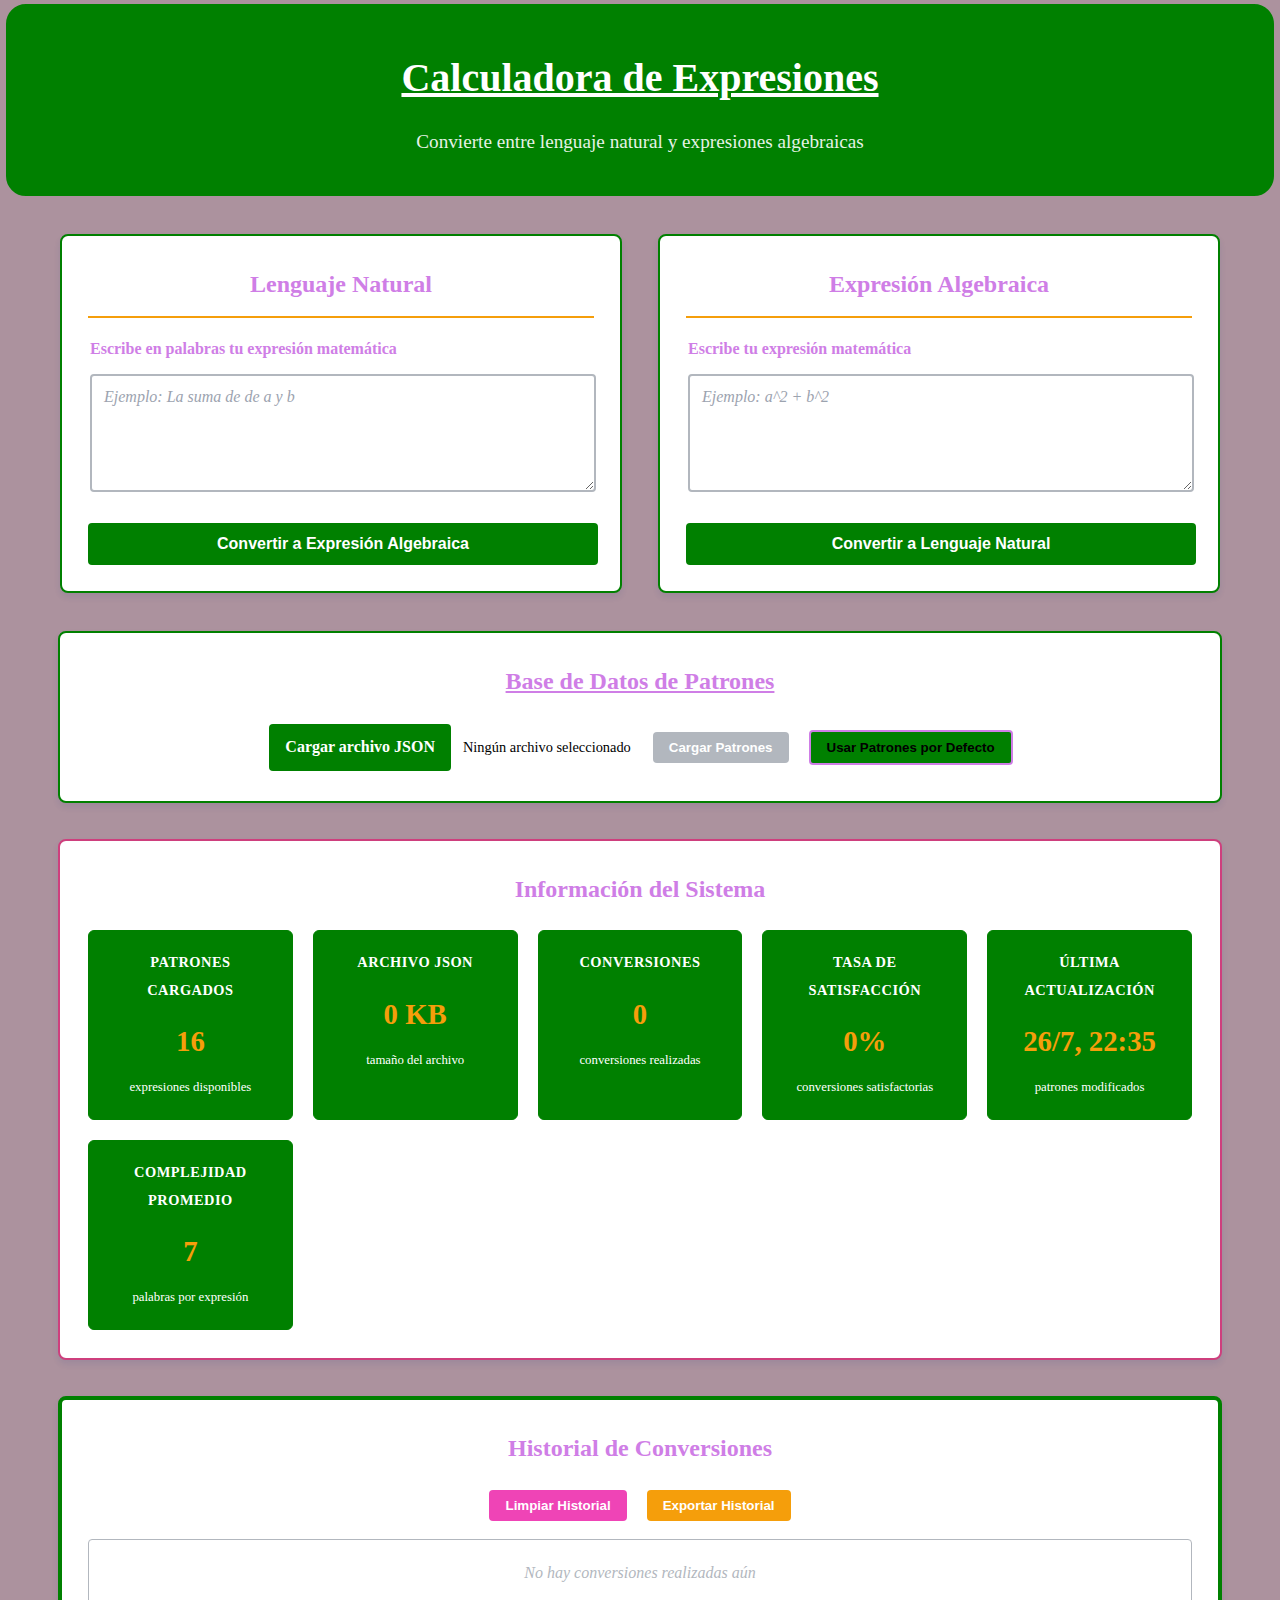
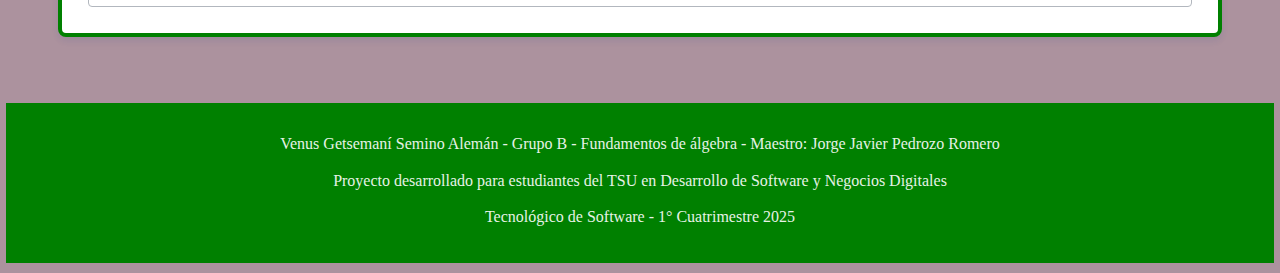
<file: actividades/actividad06/1B_A06_Venus_Semino.html>
<!-- Estructura básica del documento HTML -->
<!DOCTYPE html>
<html lang="es">
<head>
    <meta charset="UTF-8">
    <meta name="viewport" content="width=device-width, initial-scale=1.0">
    <title>Calculadora Expresiones Algebraicas</title>
<style>
   
/* Variables de colores */
:root {
    --lila: #cf7ee6;
    --Fucsia: #ce3f7d;
    --oro: #f59e0b;
    --blanco: #ffffff;
    --negro: #000000;
    --rosado-claro: #ac929e;
    --gris-medio: #b2b7be;
    --sombra: rgba(30, 58, 138, 0.1);
}

/* Reset básico */
* {
    margin: 2px;
    padding: 0;
    box-sizing: border-box;
}

body {
    font-family:Georgia, 'Times New Roman', Times, serif ;
    line-height: 1.9;
    color: var(--negro);
    background-color: var(--rosado-claro);
}

/* Encabezado */

   
header {
    background-color: green;
    color: var(--blanco);
    text-align: center;
    padding: 2rem 1rem;
    border: 2px solid green;
    border-radius: 20px  ;
}

header h1 {
    font-size: 2.5rem;
    font-weight: 700;
    margin-bottom: 0.5rem;
    text-decoration-line: underline;
}

.subtitle {
    font-size: 1.2rem;
    opacity: 0.9;
    
}

/* Contenedor principal */
.container {
    max-width: 1200px;
    margin: 0 auto;
    padding: 2rem 1rem;
    display: flex;
    flex-direction: column;
    gap: 2rem;
}

/* Grid de 2 columnas */
.converter-grid {
    display: grid;
    grid-template-columns: 1fr 1fr;
    gap: 2rem;
}

.column {
    background-color: var(--blanco);
    border: 2px solid green;
    border-radius: 8px;
    padding: 1.5rem;
    box-shadow: 0 4px 6px var(--sombra);
}

.column h2 {
    color: var(--lila);
    font-size: 1.5rem;
    margin-bottom: 1rem;
    text-align: center;
    border-bottom: 2px solid var(--oro);
    padding-bottom: 0.5rem;
}

/* Grupos de entrada */
.input-group {
    margin-bottom: 1rem;
}

.input-group label {
    display: block;
    color: var(--lila);
    font-weight: 600;
    margin-bottom: 0.5rem;
}

textarea {
    width: 100%;
    padding: 0.75rem;
    border: 2px solid var(--gris-medio);
    border-radius: 4px;
    font-size: 1rem;
    font-family: inherit;
    resize: vertical;
    transition: border-color 0.3s ease;
}

textarea:focus {
    outline: none;
    border-color: var(--Fucsia);
}

textarea::placeholder {
    color: #9ca3af;
    font-style: italic;
}

/* Botones */
.convert-button {
    width: 100%;
    background-color: green;
    color: var(--blanco);
    border: none;
    padding: 0.75rem 1rem;
    border-radius: 4px;
    font-size: 1rem;
    font-weight: 600;
    cursor: pointer;
    transition: background-color 0.3s ease;
}

.convert-button:hover {
    background-color: gray;
}

.convert-button:active {
    transform: translateY(1px);
}

/* Sección de carga de JSON */
.json-loader-section {
    background-color: var(--blanco);
    border: 2px solid green;
    border-radius: 8px;
    padding: 1.5rem;
    box-shadow: 0 4px 6px var(--sombra);
}

.json-loader-section h2 {
    color: var(--lila);
    margin-bottom: 1rem;
    text-align: center;
    text-decoration-line: underline;
}

.json-loader {
    display: flex;
    flex-wrap: wrap;
    gap: 1rem;
    align-items: center;
    justify-content: center;
}

.file-input-wrapper {
    position: relative;
    display: flex;
    align-items: center;
    gap: 0.5rem;
}

#json-file-input {
    display: none;
}

.file-input-label {
    background-color: green;
    color: var(--blanco);
    padding: 0.5rem 1rem;
    border-radius: 4px;
    cursor: pointer;
    font-weight: 600;
    transition: background-color 0.3s ease;
}

.file-input-label:hover {
    background-color: #d97706;
}

.file-name {
    color: var(--azul-oscuro);
    font-size: 0.9rem;
    max-width: 200px;
    overflow: hidden;
    text-overflow: ellipsis;
    white-space: nowrap;
}

.load-button {
    background-color: green;
    color: var(--blanco);
    border: none;
    padding: 0.5rem 1rem;
    border-radius: 4px;
    cursor: pointer;
    font-weight: 600;
    transition: background-color 0.3s ease;
}

.load-button:hover:not(:disabled) {
    background-color: var(--lila);
}

.load-button:disabled {
    background-color: var(--gris-medio);
    cursor: not-allowed;
}

.reset-button {
    background-color: green;
    color: var(--azul-oscuro);
    border: 2px solid var(--lila);
    padding: 0.5rem 1rem;
    border-radius: 4px;
    cursor: pointer;
    font-weight: 600;
    transition: all 0.3s ease;
}

.reset-button:hover {
    background-color: var(--lila);
    color: var(--blanco);
}

/* Sección de información */
.info-section {
    background-color: white;
    border: 2px solid var(--Fucsia);
    border-radius: 8px;
    padding: 1.5rem;
    box-shadow: 0 4px 6px var(--sombra);
}

.info-section h2 {
    color: var(--lila);
    margin-bottom: 1rem;
    text-align: center;
}

.info-cards {
    display: grid;
    grid-template-columns: repeat(auto-fit, minmax(180px, 1fr));
    gap: 1rem;
}

.info-card {
    background-color: green;
    border: 1px solid green;
    border-radius: 6px;
    padding: 1rem;
    text-align: center;
    transition: transform 0.2s ease;
}

.info-card:hover {
    transform: translateY(-2px);
    box-shadow: 0 4px 8px var(--sombra);
}

.info-card h3 {
    color: white;
    font-size: 0.9rem;
    margin-bottom: 0.5rem;
    text-transform: uppercase;
    letter-spacing: 0.5px;
}

.metric {
    display: flex;
    flex-direction: column;
}

.metric-number {
    font-size: 1.8rem;
    font-weight: 700;
    color: var(--oro);
    margin-bottom: 0.25rem;
}

.metric-label {
    font-size: 0.8rem;
    color: white;
}

/* Sección de historial */
.history-section {
    background-color: var(--blanco);
    border: 4px solid green;
    border-radius: 8px;
    padding: 1.5rem;
    box-shadow: 0 4px 6px var(--sombra);
}

.history-section h2 {
    color: var(--lila);
    margin-bottom: 1rem;
    text-align: center;
}

.history-controls {
    display: flex;
    gap: 1rem;
    justify-content: center;
    margin-bottom: 1rem;
}

.clear-button, .export-button {
    padding: 0.5rem 1rem;
    border-radius: 4px;
    border: none;
    font-weight: 600;
    cursor: pointer;
    transition: background-color 0.3s ease;
}

.clear-button {
    background-color: #ef44b6;
    color: var(--blanco);
}

.clear-button:hover {
    background-color: #a926dc;
}

.export-button {
    background-color: var(--oro);
    color: var(--blanco);
}

.export-button:hover {
    background-color: #d97706;
}

.history-list {
    max-height: 300px;
    overflow-y: auto;
    border: 1px solid var(--gris-medio);
    border-radius: 4px;
    padding: 1rem;
}

.no-history {
    text-align: center;
    color: var(--gris-medio);
    font-style: italic;
}

/* Pie de página */
footer {
    background-color: green;
    color: var(--blanco);
    text-align: center;
    padding: 1.5rem;
    margin-top: 2rem;
    
}

footer p {
    margin-bottom: 0.40rem;
    opacity: 0.9;

}

/* Responsive */
@media (max-width: 768px) {
    .converter-grid {
        grid-template-columns: 1fr;
    }

    header h1 {
        font-size: 2rem;
    }

    .subtitle {
        font-size: 1rem;
    }

    .container {
        padding: 1rem;
    }

    .json-loader {
        flex-direction: column;
        align-items: stretch;
    }

    .info-cards {
        grid-template-columns: repeat(auto-fit, minmax(150px, 1fr));
    }

    .history-controls {
        flex-direction: column;
    }
}

@media (max-width: 480px) {
    .info-cards {
        grid-template-columns: 1fr;
    }
}

/* Sección de resultados */
.result-section {
    margin-top: 1rem;
    padding-top: 1rem;
    border-top: 1px solid var(--gris-medio);
}

.result-content h4 {
    color: var(--lila);
    margin-bottom: 0.5rem;
    font-size: 1rem;
}

.result-output {
    background-color: var(--blanco);
    border: 1px solid var(--gris-medio);
    border-radius: 4px;
    padding: 0.75rem;
    margin-bottom: 1rem;
    font-family: 'Courier New', monospace;
    font-size: 1.1rem;
    min-height: 50px;
}

/* Botones de evaluación */
.evaluation-buttons {
    display: flex;
    gap: 0.5rem;
    flex-wrap: wrap;
}

.satisfactory-btn {
    background-color: #10b981;
    color: var(--blanco);
    border: none;
    padding: 0.5rem 0.75rem;
    border-radius: 4px;
    font-size: 0.9rem;
    cursor: pointer;
    flex: 1;
    min-width: 120px;
}

.satisfactory-btn:hover {
    background-color: #059669;
}

.improve-btn {
    background-color: var(--gris-medio);
    color: var(--blanco);
    border: none;
    padding: 0.5rem 0.75rem;
    border-radius: 4px;
    font-size: 0.9rem;
    cursor: pointer;
    flex: 1;
    min-width: 120px;
}

.improve-btn:hover {
    background-color: #d97706;
}

.add-pattern-btn {
    background-color: var(--Fucsia);
    color: var(--blanco);
    border: none;
    padding: 0.5rem 0.75rem;
    border-radius: 4px;
    font-size: 0.9rem;
    cursor: pointer;
    flex: 1;
    min-width: 120px;
}

.add-pattern-btn:hover {
    background-color: var(--negro);
}

.page-progress-bar {
    height: 4px;
    background-color: #007bff00;
}
















</style>
</head>
<body>
<!-- Encabezado principal -->
<header>
        <h1>Calculadora de Expresiones</h1>
        <p class="subtitle">Convierte entre lenguaje natural y expresiones algebraicas</p>

    </header>

    <!-- Contenedor principal de 2 columnas -->
    <main class="container">
        <div class="converter-grid">
            <!-- Columna izquierda: Lenguaje Natural -->
            <div class="column natural-column">
                <h2>Lenguaje Natural</h2>
                <div class="input-group">
                    <label for="natural-input">Escribe en palabras tu expresión matemática</label>
                    <textarea 
                        id="natural-input" 
                        placeholder="Ejemplo: La suma de de a y b"
                        rows="5"
                    ></textarea>
                </div>
                <button id="convert-to-algebraic-btn" class="convert-button">
                    Convertir a Expresión Algebraica
                </button>
                <!-- En la columna natural, después del botón convert-to-algebraic-btn -->
                <div id="natural-result" class="result-section" style="display: none;">
                    <div class="result-content">
                        <h4>Resultado:</h4>
                        <div id="natural-output" class="result-output"></div>
                    </div>
                    <div class="evaluation-buttons">
                        <button id="natural-satisfactory-btn" class="satisfactory-btn">
                            Resultado Satisfactorio
                        </button>
                        <button id="natural-improve-btn" class="improve-btn">
                            Necesita Mejora
                        </button>
                        <button id="natural-add-pattern-btn" class="add-pattern-btn">
                            Agregar Patrón
                        </button>
                    </div>
                </div>
            </div>


            <!-- Columna derecha: Expresión Algebraica -->
            <div class="column algebraic-column">
                <h2>Expresión Algebraica</h2>
                <div class="input-group">
                    <label for="algebraic-input">Escribe tu expresión matemática</label>
                    <textarea 
                        id="algebraic-input" 
                        placeholder="Ejemplo: a^2 + b^2"
                        rows="5"
                    ></textarea>
                </div>
                <button id="convert-to-natural-btn" class="convert-button">
                    Convertir a Lenguaje Natural
                </button>
                <!-- En la columna algebraica, después del botón convert-to-natural-btn -->
                <div id="algebraic-result" class="result-section" style="display: none;">
                    <div class="result-content">
                        <h4>Resultado:</h4>
                        <div id="algebraic-output" class="result-output"></div>
                    </div>
                    <div class="evaluation-buttons">
                        <button id="algebraic-satisfactory-btn" class="satisfactory-btn">
                            Resultado Satisfactorio
                        </button>
                        <button id="algebraic-improve-btn" class="improve-btn">
                            Necesita Mejora
                        </button>
                        <button id="algebraic-add-pattern-btn" class="add-pattern-btn">
                            Agregar Patrón
                        </button>
                    </div>
                </div>
            </div>
        </div>


        <!-- Sección de carga de JSON -->
        <section class="json-loader-section">
            <h2>Base de Datos de Patrones</h2>
            <div class="json-loader">
                <div class="file-input-wrapper">
                    <input type="file" id="json-file-input" accept=".json" />
                    <label for="json-file-input" class="file-input-label">
                        Cargar archivo JSON
                    </label>
                    <span id="file-name" class="file-name">Ningún archivo seleccionado</span>
                </div>
                <button id="load-json-btn" class="load-button" disabled>
                    Cargar Patrones
                </button>
                <button id="reset-json-btn" class="reset-button">
                    Usar Patrones por Defecto
                </button>
            </div>
        </section>

        <!-- Tarjeta de información y métricas -->
        <section class="info-section">
            <h2>Información del Sistema</h2>
            <div class="info-cards">
                <div class="info-card">
                    <h3>Patrones Cargados</h3>
                    <div class="metric">
                        <span class="metric-number" id="total-patterns">0</span>
                        <span class="metric-label">expresiones disponibles</span>
                    </div>
                </div>

                <div class="info-card">
                    <h3>Archivo JSON</h3>
                    <div class="metric">
                        <span class="metric-number" id="file-size">0 KB</span>
                        <span class="metric-label">tamaño del archivo</span>
                    </div>
                </div>

                <div class="info-card">
                    <h3>Conversiones</h3>
                    <div class="metric">
                        <span class="metric-number" id="conversions-count">0</span>
                        <span class="metric-label">conversiones realizadas</span>
                    </div>
                </div>

                <div class="info-card">
                    <h3>Tasa de Satisfacción</h3>
                    <div class="metric">
                        <span class="metric-number" id="satisfaction-rate">0%</span>
                        <span class="metric-label">conversiones satisfactorias</span>
                    </div>
                </div>

                <div class="info-card">
                    <h3>Última Actualización</h3>
                    <div class="metric">
                        <span class="metric-number" id="last-update">--</span>
                        <span class="metric-label">patrones modificados</span>
                    </div>
                </div>

                <div class="info-card">
                    <h3>Complejidad Promedio</h3>
                    <div class="metric">
                        <span class="metric-number" id="avg-complexity">0</span>
                        <span class="metric-label">palabras por expresión</span>
                    </div>
                </div>
            </div>
        </section>

        <!-- Sección de historial de conversiones -->
        <section class="history-section">
            <h2>Historial de Conversiones</h2>
            <div class="history-controls">
                <button id="clear-history-btn" class="clear-button">
                    Limpiar Historial
                </button>
                <button id="export-history-btn" class="export-button">
                    Exportar Historial
                </button>
            </div>
            <div id="conversion-history" class="history-list">
                <p class="no-history">No hay conversiones realizadas aún</p>
            </div>
        </section>
    </main>

    <!-- Pie de página -->
    <footer>
        <p> Venus Getsemaní Semino Alemán - Grupo B - Fundamentos de álgebra - Maestro: Jorge Javier Pedrozo Romero</p>
        <p>Proyecto desarrollado para estudiantes del TSU en Desarrollo de Software y Negocios Digitales</p>


        <p>Tecnológico de Software - 1° Cuatrimestre 2025</p>
    </footer>

<div class="page-progress-bar"></div>












<script>
    
// Variables globales
let patternsData = null;
let conversionHistory = [];
let stats = {
    totalConversions: 0,
    satisfactoryConversions: 0,
    totalPatterns: 0,
    fileSize: 0,
    lastUpdate: null
};

// Patrones por defecto para comenzar
const defaultPatterns = 
 {
  "patterns": [
    {
      "id": 1,
      "natural": "La suma de {var1} y {var2}",
      "algebraic": "{var1} + {var2}",
      "category": "operaciones_basicas"
    },
  {
      "id": 2,
      "natural": "La suma de {var1} y el doble de {var1}",
      "algebraic":"{var1} + 2{var1}",
      "category": "operaciones_basicas"
    },
    {
      "id": 3,
      "natural": "La resta de {var1} y {var1}/2",
      "algebraic": "{var1} - {var1}/2",
      "category": "operaciones_basicas"
    },
       {
      "id": 4,
      "natural": "La resta de {var1} y {var2}",
      "algebraic": "{var1} - {var2}",
      "category": "operaciones_basicas"
    },
    {
      "id": 5,
      "natural": "El producto de {var1} y {var2}",
      "algebraic": "{var1} × {var2}",
      "category": "operaciones_basicas"
    },
    {
      "id": 6,
      "natural": "{var1} dividido por {var2}",
      "algebraic": "{var1} ÷ {var2}",
      "category": "operaciones_basicas"
    },
        {
      "id": 7,
      "natural": "El doble de {var1}",
      "algebraic": "2{var1}",
      "category": "operaciones_basicas"
    },
    {
      "id": 8,
      "natural": "El triple de {var1}",
      "algebraic": "3{var1}",
      "category": "operaciones_basicas"
    },
    {
      "id": 9,
      "natural": "La mitad de {var1}",
      "algebraic": "{var1}/2",
      "category": "operaciones_basicas"
    },

        {
      "id": 10,
      "natural": "El cuadrado de {var1}",
      "algebraic": "{var1}^2",
      "category": "operaciones_basicas"
    },
       {
      "id": 11,
      "natural": "El cubo de {var1}",
      "algebraic": "{var1}^3",
      "category": "operaciones_basicas"
    },
    {
      "id": 12,
      "natural": "El cuadrado de la suma de {var1} y {var2}",
      "algebraic": "({var1} + {var2})^2",
      "category": "combinadas"
    },
      {
      "id": 13,
      "natural": "El doble de {var1} y {var2}",
      "algebraic": "2{var1}{var2}",
      "category": "combinadas"
    },
    {
      "id": 14,
      "natural": "La diferencia entre el cuadrado de {var1} y el cuadrado de {var2}",
      "algebraic": "{var1}^2 - {var2}^2",
      "category": "combinadas"
    },
     {
      "id": 15,
      "natural": "Tres veces {var1} mas el cuadrado de {var1}",
      "algebraic": "3{var1} + {var1}^2",
      "category": "combinadas"
    },
	{
	  "id": 16,
	  "natural": "La {var1} es igual al producto de la {var2} y la {var3}",
	  "algebraic": "{var1} = {var2} × {var3}",
	  "category": "física"
	}
  ]
};

// InicializaciÃ³n cuando se carga la pÃ¡gina
document.addEventListener('DOMContentLoaded', function() {
    // Cargar patrones por defecto
    loadPatterns(defaultPatterns);
    
    // Configurar event listeners
    setupEventListeners();
    
    // Actualizar mÃ©tricas iniciales
    updateMetrics();
});

// Configurar todos los event listeners
function setupEventListeners() {
    // Botones de conversiÃ³n
    document.getElementById('convert-to-algebraic-btn').addEventListener('click', () => {
        convertNaturalToAlgebraic();
    });
    
    document.getElementById('convert-to-natural-btn').addEventListener('click', () => {
        convertAlgebraicToNatural();
    });
    
    // Botones de evaluaciÃ³n - Columna Natural
    document.getElementById('natural-satisfactory-btn').addEventListener('click', () => {
        markAsSatisfactory('natural');
    });
    
    document.getElementById('natural-improve-btn').addEventListener('click', () => {
        markForImprovement('natural');
    });
    
    document.getElementById('natural-add-pattern-btn').addEventListener('click', () => {
        showAddPatternDialog('natural');
    });
    
    // Botones de evaluaciÃ³n - Columna Algebraica
    document.getElementById('algebraic-satisfactory-btn').addEventListener('click', () => {
        markAsSatisfactory('algebraic');
    });
    
    document.getElementById('algebraic-improve-btn').addEventListener('click', () => {
        markForImprovement('algebraic');
    });
    
    document.getElementById('algebraic-add-pattern-btn').addEventListener('click', () => {
        showAddPatternDialog('algebraic');
    });
    
    // Manejo de archivos JSON
    document.getElementById('json-file-input').addEventListener('change', handleFileSelection);
    document.getElementById('load-json-btn').addEventListener('click', loadJSONFile);
    document.getElementById('reset-json-btn').addEventListener('click', resetToDefault);
    
    // Historial
    document.getElementById('clear-history-btn').addEventListener('click', clearHistory);
    document.getElementById('export-history-btn').addEventListener('click', exportHistory);
}

// FunciÃ³n para convertir lenguaje natural a algebraico
function convertNaturalToAlgebraic() {
    const input = document.getElementById('natural-input').value.trim();
    if (!input) {
        alert('Por favor, ingresa una expresión en lenguaje natural');
        return;
    }
    
    const result = processNaturalToAlgebraic(input);
    displayResult('natural', input, result);
    
    // Actualizar estadÃ­sticas
    stats.totalConversions++;
    addToHistory('natural-to-algebraic', input, result);
    updateMetrics();
}

// FunciÃ³n para convertir algebraico a lenguaje natural
function convertAlgebraicToNatural() {
    const input = document.getElementById('algebraic-input').value.trim();
    if (!input) {
        alert('Por favor, ingresa una expresión algebraica');
        return;
    }
    
    const result = processAlgebraicToNatural(input);
    displayResult('algebraic', input, result);
    
    // Actualizar estadÃ­sticas
    stats.totalConversions++;
    addToHistory('algebraic-to-natural', input, result);
    updateMetrics();
}

// Procesar conversiÃ³n de natural a algebraico
function processNaturalToAlgebraic(input) {
    if (!patternsData || !patternsData.patterns) {
        return "Error: No hay patrones cargados";
    }
    
    const normalizedInput = input.toLowerCase();
    
    // Buscar patrones que coincidan
    for (let pattern of patternsData.patterns) {
        const match = matchNaturalPattern(normalizedInput, pattern.natural);
        if (match.isMatch) {
            return substituteVariables(pattern.algebraic, match.variables);
        }
    }
    
    return "No se encontró un patrón coincidente. Considera agregar este caso a los patrones.";
}

// Procesar conversiÃ³n de algebraico a natural
function processAlgebraicToNatural(input) {
    if (!patternsData || !patternsData.patterns) {
        return "Error: No hay patrones cargados";
    }
    
    const normalizedInput = normalizeAlgebraicExpression(input);
    
    // Buscar patrones que coincidan
    for (let pattern of patternsData.patterns) {
        const match = matchAlgebraicPattern(normalizedInput, pattern.algebraic);
        if (match.isMatch) {
            return substituteVariables(pattern.natural, match.variables);
        }
    }
    
    return "No se encontró un patrón coincidente. Considera agregar este caso a los patrones.";
}

// FunciÃ³n para hacer coincidir patrones de lenguaje natural

function matchNaturalPattern(input, pattern) {
    // Convertir patrÃ³n a regex
    let regex = pattern.toLowerCase();
    const variables = {};
    let varCounter = 0;
    
    // Reemplazar variables con grupos de captura
    regex = regex.replace(/\{(\w+)\}/g, (match, varName) => {
        variables[varName] = varCounter++;
        return '([a-zA-Z0-9_]+)';
    });
    
    // Hacer que los espacios sean opcionales y flexibles
    regex = regex.replace(/\s+/g, '\\s*');
    regex = '^\\s*' + regex + '\\s*$';
    
    const regexPattern = new RegExp(regex);
    const match = input.match(regexPattern);
    
    if (match) {
        const extractedVars = {};
        for (let [varName, index] of Object.entries(variables)) {
            extractedVars[varName] = match[index + 1];
        }
        return { isMatch: true, variables: extractedVars };
    }
    
    return { isMatch: false, variables: {} };
}

function matchAlgebraicPattern(input, pattern) {
    let normalizedInput = normalizeAlgebraicExpression(input);
    let normalizedPattern = normalizeAlgebraicExpression(pattern);
    
    console.log('=== DEBUGGING MATCH ===');
    console.log('Pattern original:', pattern);
    console.log('Pattern normalizado:', normalizedPattern);
    console.log('Input normalizado:', normalizedInput);
    
    // Primero escapar caracteres especiales EXCEPTO las llaves
    let regex = normalizedPattern.replace(/[\+\-\*\^]/g, '\\$&');
    console.log('Después de escapar:', regex);
    
    // Luego reemplazar variables con grupos de captura
    const variables = {};
    let varCounter = 0;
    
    regex = regex.replace(/\{(\w+)\}/g, (match, varName) => {
        variables[varName] = varCounter++;
        console.log(`Variable encontrada: ${varName} en posición ${varCounter-1}`);
        return '([a-zA-Z0-9_]+)';
    });
    
    regex = '^\\s*' + regex + '\\s*$';
    
    console.log('Regex final:', regex);
    console.log('Variables mapeadas:', variables);
    
    const regexPattern = new RegExp(regex);
    const match = normalizedInput.match(regexPattern);
    
    console.log('Match result:', match);
    console.log('=== END DEBUG ===');
    
    if (match) {
        const extractedVars = {};
        for (let [varName, index] of Object.entries(variables)) {
            extractedVars[varName] = match[index + 1];
        }
        return { isMatch: true, variables: extractedVars };
    }
    
    return { isMatch: false, variables: {} };
}
/*
function matchAlgebraicPattern(input, pattern) {
    let normalizedInput = normalizeAlgebraicExpression(input);
    let normalizedPattern = normalizeAlgebraicExpression(pattern);

    console.log('=== DEBUGGING MATCH ===');
    console.log('Pattern original:', pattern);
    console.log('Pattern normalizado:', normalizedPattern);
    console.log('Input original:', input);
    console.log('Input normalizado:', normalizedInput);

    const variables = {};
    let varCounter = 0;

    // Reemplazar variables con grupos de captura
    let regex = normalizedPattern.replace(/\{(\w+)\}/g, (match, varName) => {
        variables[varName] = varCounter++;
        console.log(`Variable encontrada: ${varName} en posición ${varCounter-1}`);
        return '([a-zA-Z0-9_]+)';
    });

    // Solo escapar caracteres especiales
    regex = regex.replace(/[\+\-\*\^]/g, '\\$&');
    regex = '^\\s*' + regex + '\\s*$';

    console.log('Regex final:', regex);
    console.log('Variables mapeadas:', variables);

    const regexPattern = new RegExp(regex);
    const match = normalizedInput.match(regexPattern);

    console.log('Match result:', match);
    console.log('=== END DEBUG ===');

    if (match) {
        const extractedVars = {};
        for (let [varName, index] of Object.entries(variables)) {
            extractedVars[varName] = match[index + 1];
        }
        return { isMatch: true, variables: extractedVars };
    }

    return { isMatch: false, variables: {} };
}
*/
// Normalizar expresiones algebraicas
function normalizeAlgebraicExpression(expr) {
    return expr
        .replace(/\s+/g, '') // Quitar espacios
        .replace(/²/g, '^2') // Convertir ² a ^2 (no Â²)
        .replace(/³/g, '^3') // Convertir ³ a ^3 (no Â³)
        .replace(/\*/g, '×') // Normalizar multiplicación (no Ã—)
        .replace(/\//g, '÷') // Normalizar división (no Ã·)
        .toLowerCase();
}

// Sustituir variables en el patrÃ³n
function substituteVariables(template, variables) {
    let result = template;
    for (let [varName, value] of Object.entries(variables)) {
        const regex = new RegExp(`\\{${varName}\\}`, 'g');
        result = result.replace(regex, value);
    }
    return result;
}

// Mostrar resultado en la interfaz
function displayResult(column, input, result) {
    const resultSection = document.getElementById(`${column}-result`);
    const outputElement = document.getElementById(`${column}-output`);
    
    outputElement.textContent = result;
    resultSection.style.display = 'block';
}

// Marcar como satisfactorio
function markAsSatisfactory(column) {
    stats.satisfactoryConversions++;
    updateMetrics();
    
    // Feedback visual
    showFeedback(`Marcado como satisfactorio`, 'success');
    
    // Ocultar la secciÃ³n de resultado despuÃ©s de un tiempo
    setTimeout(() => {
        document.getElementById(`${column}-result`).style.display = 'none';
    }, 2000);
}

// Marcar para mejora
function markForImprovement(column) {
    showFeedback('Marcado para mejora. Considera agregar un nuevo patrón.', 'warning');
}

// Mostrar diÃ¡logo para agregar patrÃ³n
function showAddPatternDialog(column) {
    const input = document.getElementById(`${column === 'natural' ? 'natural' : 'algebraic'}-input`).value;
    const output = document.getElementById(`${column}-output`).textContent;
    
    const naturalText = column === 'natural' ? input : output;
    const algebraicText = column === 'natural' ? output : input;
    
    const newNatural = prompt('Expresión en lenguaje natural:', naturalText);
    if (!newNatural) return;
    
    const newAlgebraic = prompt('Expresión algebraica:', algebraicText);
    if (!newAlgebraic) return;
    
    const category = prompt('Categoría­a (opcional):', 'personalizado') || 'personalizado';
    
    addNewPattern(newNatural, newAlgebraic, category);
}

// Agregar nuevo patrÃ³n
function addNewPattern(natural, algebraic, category = 'personalizado') {
    if (!patternsData) {
        patternsData = { patterns: [] };
    }
    
    const newId = Math.max(...patternsData.patterns.map(p => p.id || 0), 0) + 1;
    const newPattern = {
        id: newId,
        natural: natural,
        algebraic: algebraic,
        category: category
    };
    
    patternsData.patterns.push(newPattern);
    stats.totalPatterns = patternsData.patterns.length;
    updateMetrics();
    
    showFeedback(`Nuevo patrón agregado: "${natural}" - "${algebraic}"`, 'success');
}

// Cargar patrones
function loadPatterns(data) {
    patternsData = data;
    stats.totalPatterns = data.patterns ? data.patterns.length : 0;
    stats.lastUpdate = new Date().toLocaleString('es-ES', {
        day: '2-digit',
        month: '2-digit',
        hour: '2-digit',
        minute: '2-digit'
    });
    updateMetrics();
}

// Manejar selecciÃ³n de archivo
function handleFileSelection() {
    const fileInput = document.getElementById('json-file-input');
    const fileName = document.getElementById('file-name');
    const loadButton = document.getElementById('load-json-btn');
    
    if (fileInput.files.length > 0) {
        const file = fileInput.files[0];
        fileName.textContent = file.name;
        stats.fileSize = Math.round(file.size / 1024);
        loadButton.disabled = false;
    } else {
        fileName.textContent = 'Ningún archivo seleccionado';
        stats.fileSize = 0;
        loadButton.disabled = true;
    }
    updateMetrics();
}

// Cargar archivo JSON
function loadJSONFile() {
    const fileInput = document.getElementById('json-file-input');
    if (fileInput.files.length === 0) {
        alert('Por favor, selecciona un archivo JSON');
        return;
    }
    
    const file = fileInput.files[0];
    const reader = new FileReader();
    
    reader.onload = function(e) {
        try {
            const jsonData = JSON.parse(e.target.result);
            
            // Validar estructura del JSON
            if (!jsonData.patterns || !Array.isArray(jsonData.patterns)) {
                throw new Error('El archivo JSON debe tener una propiedad "patterns" que sea un array');
            }
            
            loadPatterns(jsonData);
            showFeedback(`Archivo cargado exitosamente: ${file.name}`, 'success');
            
        } catch (error) {
            alert(`Error al cargar el archivo: ${error.message}`);
        }
    };
    
    reader.readAsText(file);
}

// Resetear a patrones por defecto
function resetToDefault() {
    if (confirm('¿Estás seguro de que quieres resetear a los patrones por defecto?')) {
        loadPatterns(defaultPatterns);
        stats.fileSize = 0;
        document.getElementById('file-name').textContent = 'Ningún archivo seleccionado';
        document.getElementById('json-file-input').value = '';
        showFeedback('Patrones reseteados a valores por defecto', 'info');
    }
}

// Agregar al historial
function addToHistory(type, input, output) {
    const historyItem = {
        timestamp: new Date().toLocaleString('es-ES'),
        type: type,
        input: input,
        output: output
    };
    
    conversionHistory.unshift(historyItem); // Agregar al inicio
    if (conversionHistory.length > 50) { // Limitar historial
        conversionHistory.pop();
    }
    
    updateHistoryDisplay();
}

// Actualizar visualizaciÃ³n del historial
function updateHistoryDisplay() {
    const historyContainer = document.getElementById('conversion-history');
    
    if (conversionHistory.length === 0) {
        historyContainer.innerHTML = '<p class="no-history">No hay conversiones realizadas aún</p>';
        return;
    }
    
    const historyHTML = conversionHistory.map(item => `
        <div class="history-item">
            <div class="history-header">
                <span class="history-type">${item.type === 'natural-to-algebraic' ? 'Natural a Algebraico' : 'Algebraico a Natural'}</span>
                <span class="history-timestamp">${item.timestamp}</span>
            </div>
            <div class="history-content">
                <div><strong>Entrada:</strong> ${item.input}</div>
                <div><strong>Resultado:</strong> ${item.output}</div>
            </div>
        </div>
    `).join('');
    
    historyContainer.innerHTML = historyHTML;
}

// Limpiar historial
function clearHistory() {
    if (confirm('¿Estás seguro de que quieres limpiar el historial?')) {
        conversionHistory = [];
        updateHistoryDisplay();
        showFeedback('Historial limpiado', 'info');
    }
}

// Exportar historial
function exportHistory() {
    if (conversionHistory.length === 0) {
        alert('No hay historial para exportar');
        return;
    }
    
    const dataStr = JSON.stringify(conversionHistory, null, 2);
    const dataBlob = new Blob([dataStr], {type: 'application/json'});
    
    const link = document.createElement('a');
    link.href = URL.createObjectURL(dataBlob);
    link.download = `historial_conversiones_${new Date().toISOString().split('T')[0]}.json`;
    link.click();
    
    showFeedback('Historial exportado exitosamente', 'success');
}

// Actualizar mÃ©tricas en la interfaz
function updateMetrics() {
    document.getElementById('total-patterns').textContent = stats.totalPatterns;
    document.getElementById('file-size').textContent = stats.fileSize > 0 ? `${stats.fileSize} KB` : '0 KB';
    document.getElementById('conversions-count').textContent = stats.totalConversions;
    
    // Calcular tasa de satisfacciÃ³n
    const satisfactionRate = stats.totalConversions > 0 
        ? Math.round((stats.satisfactoryConversions / stats.totalConversions) * 100)
        : 0;
    document.getElementById('satisfaction-rate').textContent = `${satisfactionRate}%`;
    
    document.getElementById('last-update').textContent = stats.lastUpdate || '--';
    
    // Calcular complejidad promedio
    const avgComplexity = calculateAverageComplexity();
    document.getElementById('avg-complexity').textContent = avgComplexity;
}

// Calcular complejidad promedio
function calculateAverageComplexity() {
    if (!patternsData || !patternsData.patterns || patternsData.patterns.length === 0) {
        return 0;
    }
    
    const totalWords = patternsData.patterns.reduce((sum, pattern) => {
        const wordCount = pattern.natural.split(' ').length;
        return sum + wordCount;
    }, 0);
    
    return Math.round(totalWords / patternsData.patterns.length);
}

// Mostrar feedback al usuario
function showFeedback(message, type = 'info') {
    // Crear elemento de feedback si no existe
    let feedbackElement = document.getElementById('feedback-message');
    if (!feedbackElement) {
        feedbackElement = document.createElement('div');
        feedbackElement.id = 'feedback-message';
        feedbackElement.style.cssText = `
            position: fixed;
            top: 20px;
            right: 20px;
            padding: 1rem;
            border-radius: 4px;
            color: white;
            font-weight: 600;
            z-index: 1000;
            transition: opacity 0.3s ease;
        `;
        document.body.appendChild(feedbackElement);
    }
    
    // Configurar estilos segÃºn el tipo
    const colors = {
        'success': '#10b981',
        'error': '#ef4444',
        'warning': '#f59e0b',
        'info': '#3b82f6'
    };
    
    feedbackElement.style.backgroundColor = colors[type] || colors['info'];
    feedbackElement.textContent = message;
    feedbackElement.style.opacity = '1';
    
    // Ocultar despuÃ©s de 3 segundos
    setTimeout(() => {
        feedbackElement.style.opacity = '0';
    }, 3000);
}















</script>



</body>
</html>
</file>
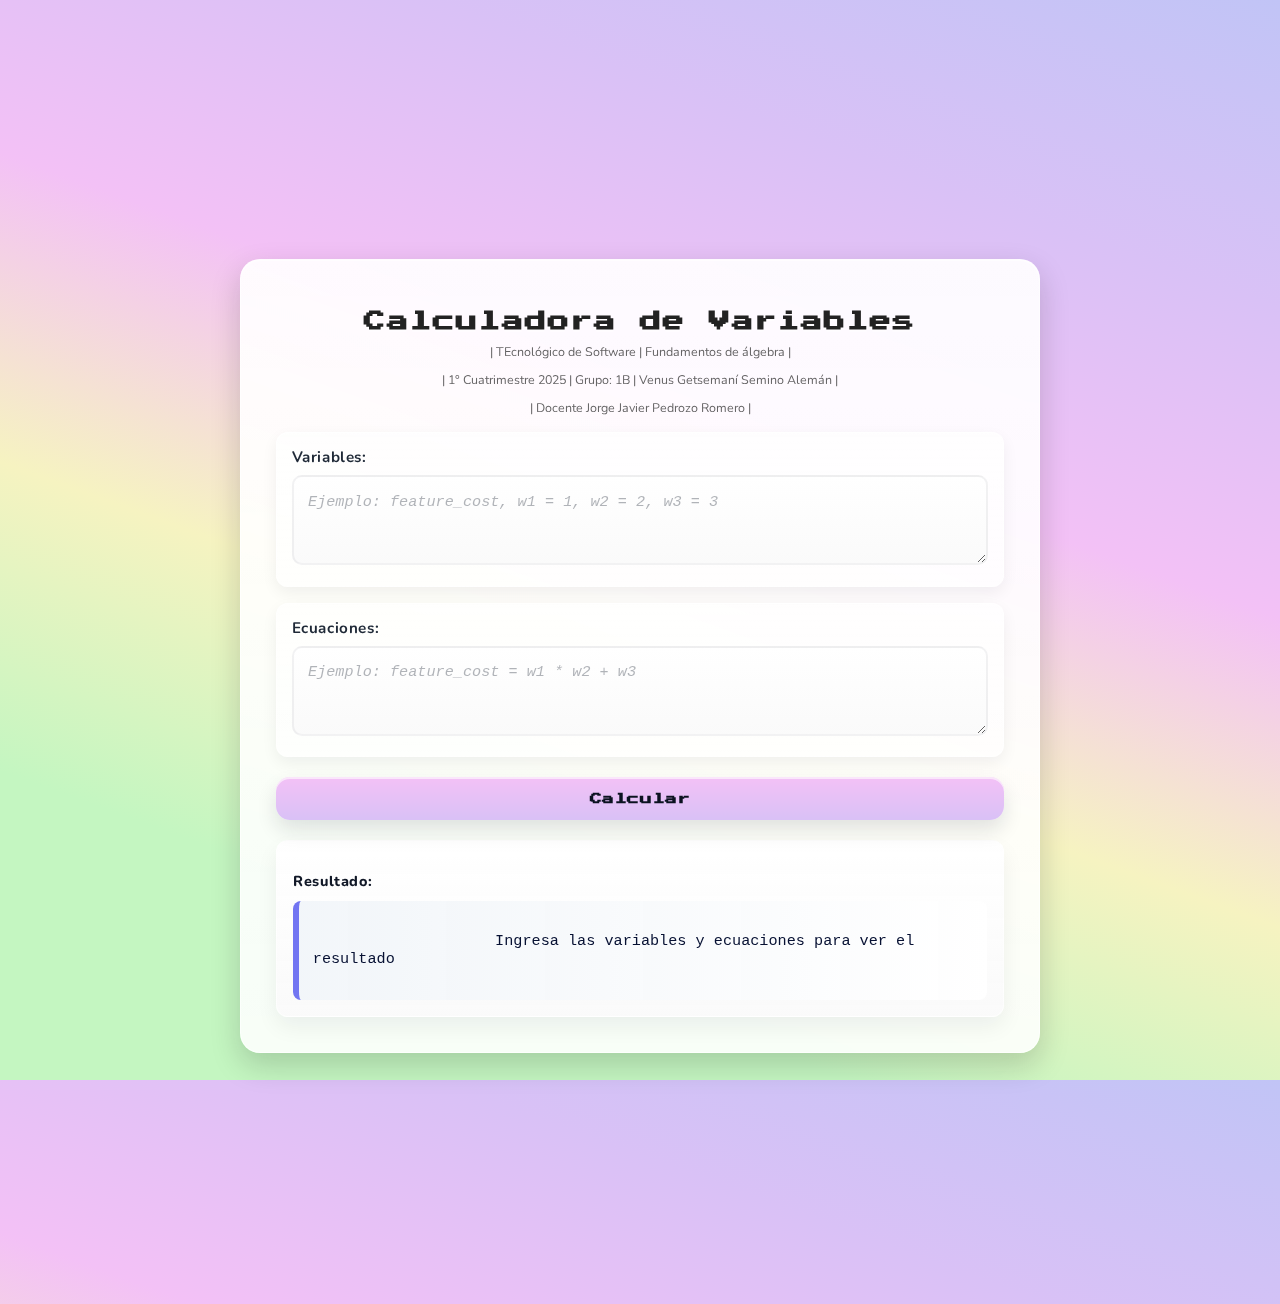
<file: actividades/actividad08/1B_A08_Venus_Semino.html>
<!-- Estructura básica del documento HTML -->
<!DOCTYPE html>
<html lang="es">
<head>
    <meta charset="UTF-8">
    <meta name="viewport" content="width=device-width, initial-scale=1.0">
    <title>Calculadora Operaciones Algebraicas</title>
<style>
/* IMPORT: tipografías (si prefieres no cargar fuentes externas, borra estas dos líneas) */
@import url('https://fonts.googleapis.com/css2?family=Press+Start+2P&family=Nunito:wght@300;600;800&display=swap');

body {
  padding: 1.5rem; /* en lugar de 3rem 1.5rem */
}

.container {
  padding: 2.2rem;
  max-width: 780px; 
}

h1 {
  font-size: 1.5rem;
  margin-bottom: 1.3rem; 
}

:root{
  --p1: #C1C4F6;
  --p2: #D9C1F6;
  --p3: #F3C1F6;
  --p4: #F6F3C1;
  --p5: #C4F6C1;

  --card-bg: rgba(255,255,255,0.85);
  --muted: rgba(0,0,0,0.55);
  --accent: #6b46ff; 
  --glass-border: rgba(255,255,255,0.6);
}

/* Reset y base */
*{box-sizing:border-box;margin:1000;padding:1000}
html,body{height:120%}
body{
  font-family: 'Nunito', -apple-system, BlinkMacSystemFont, 'Segoe UI', Roboto, sans-serif;
  background: linear-gradient(200deg, var(--p1) 0%, var(--p2) 20%, var(--p3) 40%, var(--p4) 60%, var(--p5) 80%);
  display:flex;
  align-items:center;
  justify-content:center;
  padding:2rem;
  color:var(--muted);
  -webkit-font-smoothing:antialiased;
  -moz-osx-font-smoothing:grayscale;
}

.container{
  min-height: 300px;
  width:100%;
  max-width:800px;
  background: linear-gradient(180deg, rgba(255,255,255,0.92), rgba(255,255,255,0.88));
  border-radius:20px;
  padding:2.2rem;
  box-shadow: 0 12px 30px rgba(15,15,15,0.18), inset 0 1px 0 rgba(255,255,255,0.6);
  border: 1px solid rgba(255,255,255,0.6);
  backdrop-filter: blur(6px) saturate(1.05);
  overflow:hidden;
}

/* Encabezado */
h1{
  font-family: 'Press Start 2P', 'Courier New', monospace;
  font-size:1.35rem;
  letter-spacing:1px;
  text-align:center;
  margin-bottom:0.35rem;
  color: #222;
  text-shadow: 0 2px 0 rgba(255,255,255,0.6);
}

.container > p{
  text-align:center;
  font-size:0.78rem;
  color: rgba(34,34,34,0.7);
  margin-bottom:0.6rem;
  line-height:1.25;
}

.input-section{
  display:grid;
  gap:1rem;
  margin-top:1rem;
}

.field-group{
  background: linear-gradient(180deg, rgba(255,255,255,0.7), rgba(255,255,255,0.62));
  border-radius:12px;
  padding:0.9rem;
  border:1px solid var(--glass-border);
  box-shadow: 0 6px 16px rgba(16,24,40,0.06);
}

label{
  display:block;
  font-size:0.95rem;
  font-weight:700;
  color:#1f2937;
  margin-bottom:0.5rem;
  letter-spacing:0.6px;
}

textarea{
  width:100%;
  min-height:90px;
  resize:vertical;
  padding:0.9rem;
  border-radius:10px;
  border: 2px solid rgba(31,41,55,0.06);
  font-family: 'Courier New', monospace;
  font-size:0.95rem;
  color:#111827;
  background: linear-gradient(180deg, rgba(255,255,255,0.95), rgba(250,250,250,0.95));
  box-shadow: inset 0 1px 0 rgba(255,255,255,0.6);
  transition: transform .12s ease, box-shadow .12s ease, border-color .12s ease;
  line-height:1.35;
}

/* Focus visible pero no agresivo */
textarea:focus{
  outline:none;
  transform: translateY(-2px);
  box-shadow: 0 8px 18px rgba(99,102,241,0.12);
  border-color: rgba(107,70,255,0.6);
}

/* Placeholders suaves */
textarea::placeholder{ color: rgba(31,41,55,0.35); font-style:italic; }

/* Botón principal — estilo tipo switch de Nintendo, redondeado y adorable */
.calculate-button{
  display:block;
  width:100%;
  padding:0.95rem;
  margin-top:0.25rem;
  border-radius:14px;
  border: none;
  cursor:pointer;
  font-weight:800;
  font-family: 'Press Start 2P', 'Nunito', sans-serif;
  font-size:0.75rem;
  letter-spacing:0.6px;
  background: linear-gradient(180deg, var(--p3), var(--p2));
  color:#0b1220;
  box-shadow:
    0 10px 20px rgba(16,24,40,0.12),
    0 2px 0 rgba(255,255,255,0.6) inset;
  transition: transform .12s ease, box-shadow .12s ease, filter .12s ease;
}

/* Hover y active suaves (sin causar reflow ni solapamiento) */
.calculate-button:hover{
  transform: translateY(-3px);
  filter: brightness(1.02);
  box-shadow: 0 14px 26px rgba(16,24,40,0.14);
}
.calculate-button:active{ transform: translateY(0); }

/* Sección de resultados en una tarjeta con borde y franja inferior pastel */
.result-section{ margin-top:1.25rem; }

.info-card{
  border-radius:12px;
  padding:1rem;
  background: linear-gradient(180deg, rgba(255,255,255,0.98), rgba(250,250,250,0.95));
  border: 1px solid var(--glass-border);
  box-shadow: 0 10px 22px rgba(15,23,42,0.06);
  overflow:hidden;
}

/* Header del card */
.info-card h3{
  font-size:0.9rem;
  margin-bottom:0.6rem;
  color:#111827;
  font-weight:800;
  letter-spacing:0.6px;
}

/* Resultado: fondo tipo cinta, lectura clara y sin solapamientos */
.result-content{
  min-height:64px;
  border-radius:8px;
  padding:0.85rem;
  font-family:'Courier New', monospace;
  font-size:0.95rem;
  background: linear-gradient(90deg, rgba(241,245,249,0.92), rgba(255,255,255,0.95));
  color:#071133;
  border-left:6px solid rgba(99,102,241,0.9);
  display:flex;
  align-items:center;
  white-space:pre-wrap;
  word-break:break-word;
}

/* Mensajes de estado: error / warning / success (colores legibles sobre el fondo claro) */
.result-error{ border-left-color: #ff6b6b !important; color:#581313 !important; background: linear-gradient(90deg, rgba(255,240,240,0.95), rgba(255,255,255,0.95)) !important; }
.result-warning{ border-left-color: #f59e0b !important; color:#663d00 !important; background: linear-gradient(90deg, rgba(255,250,235,0.95), rgba(255,255,255,0.95)) !important; }
.result-success{ border-left-color: #10b981 !important; color:#064e3b !important; background: linear-gradient(90deg, rgba(240,255,249,0.95), rgba(255,255,255,0.95)) !important; }

/* Responsive: mantener legibilidad y tamaños */
@media (max-width:900px){
  .container{ padding:1.25rem; border-radius:16px; }
  h1{ font-size:1.05rem; }
  textarea{ min-height:90px; font-size:0.95rem; }
  .calculate-button{ font-size:0.72rem; padding:0.85rem; border-radius:12px; }
}

@media (max-width:480px){
  body{ padding:1rem; }
  .container{ max-width:100%; padding:1rem; }
  h1{ font-size:0.95rem; }
  textarea{ min-height:78px; font-size:0.9rem; }
  .result-content{ font-size:0.9rem; padding:0.7rem; min-height:56px; }
}
</style>

</head>
<body>
    <!-- Estructura básica del documento HTML -->
<div class="container">
        <h1>Calculadora de Variables</h1>
        <p>|    TEcnológico de Software    |    Fundamentos de álgebra    | </p>
		<p>|    1° Cuatrimestre 2025    |    Grupo: 1B    |    Venus Getsemaní Semino Alemán    |</p>
		<p>|    Docente Jorge Javier Pedrozo Romero    |</p>

        <div class="input-section">
            <div class="field-group">
                <label for="variables">Variables:</label>
                <textarea id="variables" placeholder="Ejemplo: feature_cost, w1 = 1, w2 = 2, w3 = 3"></textarea>
            </div>

            <div class="field-group">
                <label for="equations">Ecuaciones:</label>
                <textarea id="equations" placeholder="Ejemplo: feature_cost = w1 * w2 + w3"></textarea>
            </div>

            <button id="calculate-btn" class="calculate-button">Calcular</button>
        </div>

        <div class="result-section">
            <div class="info-card">
                <h3>Resultado:</h3>
                <div id="result" class="result-content">
                    Ingresa las variables y ecuaciones para ver el resultado
                </div>
            </div>
        </div>
    </div>
<script>
    // Clase principal de la calculadora
class Calculator {
    constructor() {
        this.variablesInput = document.getElementById('variables');
        this.equationsInput = document.getElementById('equations');
        this.calculateButton = document.getElementById('calculate-btn');
        this.resultDiv = document.getElementById('result');
        
        this.init();
    }
    
    // Inicializar eventos
    init() {
        this.calculateButton.addEventListener('click', () => this.calculate());
        
        // También permitir calcular con Ctrl+Enter en los campos
        this.variablesInput.addEventListener('keydown', (e) => {
            if (e.key === 'Enter' && e.ctrlKey) {
                this.calculate();
            }
        });
        
        this.equationsInput.addEventListener('keydown', (e) => {
            if (e.key === 'Enter' && e.ctrlKey) {
                this.calculate();
            }
        });
    }
    
    // Parsear las variables del campo de texto
    parseVariables(variablesText) {
        const variables = {};
        const lines = variablesText.split('\n').filter(line => line.trim());
        
        for (const line of lines) {
            const trimmedLine = line.trim();
            if (!trimmedLine) continue;
            
            // Separar por comas para manejar múltiples declaraciones en una línea
            const parts = trimmedLine.split(',');
            
            for (const part of parts) {
                const trimmedPart = part.trim();
                if (!trimmedPart) continue;
                
                // Buscar asignaciones como "w1 = 1" o "variable = valor"
                const assignmentMatch = trimmedPart.match(/^(\w+)\s*=\s*(.+)$/);
                if (assignmentMatch) {
                    const [, varName, value] = assignmentMatch;
                    try {
                        // Intentar evaluar el valor (puede ser numérico o una expresión)
                        variables[varName.trim()] = this.evaluateExpression(value.trim(), variables);
                    } catch (error) {
                        throw new Error(`Error al evaluar la variable "${varName}": ${error.message}`);
                    }
                } else {
                    // Si no hay asignación, asumir que es solo el nombre de la variable
                    const varName = trimmedPart.trim();
                    if (varName && !variables.hasOwnProperty(varName)) {
                        variables[varName] = 0; // Valor por defecto
                    }
                }
            }
        }
        
        return variables;
    }
    
    // Evaluar expresiones matemáticas
    evaluateExpression(expression, variables) {
        // Primero validar que la expresión original solo contenga caracteres seguros
        // Permitimos: letras, números, operadores (+, -, *, /, ^), paréntesis, puntos, espacios
        if (!/^[a-zA-Z0-9+\-*/().\s^]+$/.test(expression)) {
            throw new Error(`Expresión contiene caracteres no válidos: ${expression}`);
        }
        
        // Convertir ^ a ** para potencias (JavaScript usa ** en lugar de ^)
        let processedExpression = expression.replace(/\^/g, '**');
        
        // Reemplazar variables conocidas en la expresión
        for (const [varName, value] of Object.entries(variables)) {
            const regex = new RegExp(`\\b${varName}\\b`, 'g');
            processedExpression = processedExpression.replace(regex, value);
        }
        
        // Verificar que no queden variables sin resolver (letras)
        if (/[a-zA-Z]/.test(processedExpression)) {
            const undefinedVars = processedExpression.match(/[a-zA-Z]+/g);
            throw new Error(`Variables sin definir: ${undefinedVars.join(', ')}`);
        }
        
        try {
            return Function(`"use strict"; return (${processedExpression})`)();
        } catch (error) {
            throw new Error(`Error al evaluar: ${processedExpression}`);
        }
    }
    
    // Función principal de cálculo
    calculate() {
        try {
            const variablesText = this.variablesInput.value.trim();
            const equationsText = this.equationsInput.value.trim();
            
            if (!variablesText && !equationsText) {
                this.showResult('Por favor ingresa las variables y ecuaciones', 'error');
                return;
            }
            
            // Parsear variables
            const variables = this.parseVariables(variablesText);
            
            // Procesar ecuaciones
            const equations = equationsText.split('\n').filter(line => line.trim());
            const results = [];
            
            for (const equation of equations) {
                const trimmedEquation = equation.trim();
                if (!trimmedEquation) continue;
                
                // Buscar ecuaciones como "result = expression"
                const equationMatch = trimmedEquation.match(/^(\w+)\s*=\s*(.+)$/);
                if (equationMatch) {
                    const [, resultVar, expression] = equationMatch;
                    
                    try {
                        const result = this.evaluateExpression(expression, variables);
                        variables[resultVar] = result;
                        results.push(`${resultVar} = ${result}`);
                    } catch (error) {
                        throw new Error(`Error en ecuación "${trimmedEquation}": ${error.message}`);
                    }
                } else {
                    // Si no es una asignación, evaluar como expresión directa
                    try {
                        const result = this.evaluateExpression(trimmedEquation, variables);
                        results.push(`${trimmedEquation} = ${result}`);
                    } catch (error) {
                        throw new Error(`Error al evaluar "${trimmedEquation}": ${error.message}`);
                    }
                }
            }
            
            if (results.length === 0) {
                this.showResult('No se encontraron ecuaciones válidas para calcular', 'warning');
            } else {
                this.showResult(results.join('\n'), 'success');
            }
            
        } catch (error) {
            this.showResult(`Error: ${error.message}`, 'error');
        }
    }
    
    // Mostrar resultados en la interfaz
    showResult(message, type = 'success') {
        this.resultDiv.textContent = message;
        
        // Remover clases anteriores
        this.resultDiv.classList.remove('result-success', 'result-error', 'result-warning');
        
        // Agregar clase según el tipo
        if (type !== 'success') {
            this.resultDiv.classList.add(`result-${type}`);
        }
    }
}

// Inicializar la calculadora cuando el DOM esté listo
document.addEventListener('DOMContentLoaded', () => {
    new Calculator();
});
</script>
</body>
</html>
</file>
<file: css/style.css>
/* ==================== IMPORTACIÓN DE FUENTE ==================== */
@import url('https://fonts.googleapis.com/css2?family=VT323&display=swap');

/* ==================== RESET Y BASE ==================== */
* {
    margin: 0;
    padding: 0;
    box-sizing: border-box;
}

body {
    /* Fondo azul pastel y fuente pixelada */
    font-family: 'VT323', monospace;
    background-color: #e6f0f7;
    color: #2c3e50;
    line-height: 1.6;
    padding: 20px;
    min-height: 100vh;
    display: flex;
    flex-direction: column;
    align-items: center;
}

/* ==================== HEADER ==================== */
.main-header {
    text-align: center;
    margin-bottom: 40px;
    margin-top: 20px;
    width: 100%;
    max-width: 1000px;
}

.main-header h1 {
    font-size: 4rem; /* Tamaño grande para título pixelado */
    color: #34495e;
    font-weight: normal;
    text-transform: uppercase;
    letter-spacing: 2px;
    margin-bottom: 10px;
    text-shadow: 2px 2px 0px #aed6f1; /* Sombra sólida estilo retro */
}

.main-header p {
    font-size: 1.5rem;
    color: #5dade2;
    background: #ffffff;
    display: inline-block;
    padding: 5px 20px;
    border-radius: 15px;
    border: 1px solid #aed6f1;
}

/* ==================== CONTENEDOR PRINCIPAL ==================== */
.container {
    max-width: 1000px;
    width: 100%;
    background-color: #ffffff;
    padding: 40px;
    border-radius: 30px;
    /* Sombra profunda y suave */
    box-shadow: 0 12px 28px rgba(0, 0, 0, 0.15);
    border: none;
    margin-bottom: 40px;
}

.container h2 {
    text-align: center;
    font-size: 2.5rem;
    color: #34495e;
    margin-bottom: 10px;
    font-weight: normal;
    border-bottom: 2px solid #b3d4fc;
    padding-bottom: 10px;
    display: block;
}

.container > p {
    text-align: center;
    font-size: 1.4rem;
    color: #7f8c8d;
    margin-bottom: 30px;
}

/* ==================== GRID DE ACTIVIDADES ==================== */


.menu-actividades ul {
    list-style: none;
    display: grid;
    /* Grid responsivo: crea columnas automáticas de mínimo 220px */
    grid-template-columns: repeat(auto-fit, minmax(220px, 1fr));
    gap: 25px;
    padding: 0;
}

.menu-actividades li {
    display: flex;
}

/* ==================== TARJETAS (LINKS) ==================== */
.card {
    display: flex;
    flex-direction: column;
    justify-content: center;
    align-items: center;
    width: 100%;
    padding: 25px;
    text-decoration: none;
    background-color: #eaf6ff; /* Fondo azul muy claro */
    border: 1px solid #aed6f1;
    border-radius: 20px;
    transition: all 0.3s cubic-bezier(0.25, 0.8, 0.25, 1);
    text-align: center;
    height: 100%;
}

/* Título de la tarjeta (Actividad X) */
.card h3 {
    font-size: 1.8rem;
    color: #34495e;
    margin-bottom: 10px;
    font-weight: normal;
    transition: color 0.3s ease;
}

/* Descripción de la tarjeta */
.card p {
    font-size: 1.3rem;
    color: #5dade2; /* Color de acento */
    font-weight: normal;
    margin: 0;
    transition: color 0.3s ease;
}

/* ==================== EFECTOS HOVER ==================== */
.card:hover {
    transform: translateY(-8px); /* Se eleva al pasar el mouse */
    background-color: #34495e; /* Cambia a oscuro */
    border-color: #34495e;
    box-shadow: 0 10px 20px rgba(52, 73, 94, 0.3);
}

.card:hover h3 {
    color: #ffffff; /* Texto blanco */
}

.card:hover p {
    color: #aed6f1; /* Texto azul claro */
}

/* ==================== FOOTER ==================== */
footer {
    text-align: center;
    padding: 20px;
    color: #7f8c8d;
    font-size: 1.2rem;
    margin-top: auto; /* Empuja el footer al fondo si hay poco contenido */
}

/* ==================== RESPONSIVE ==================== */
@media (max-width: 600px) {
    .main-header h1 {
        font-size: 3rem;
    }
    
    .container {
        padding: 20px;
        border-radius: 20px;
    }

    .menu-actividades ul {
        grid-template-columns: 1fr; /* Una columna en móviles */
    }
    
    .card {
        padding: 20px;
    }
}
/* ==================== BOTÓN DE VOLVER (FLOTANTE - ESTILO ACT 14) ==================== */
@import url('https://fonts.googleapis.com/css2?family=VT323&display=swap');

.boton-volver {
    /* 1. POSICIÓN FIJA (FUNCIONALIDAD INTACTA): */
    position: fixed; 
    top: 20px;       
    left: 20px;      
    z-index: 9999;   

    /* 2. ESTÉTICA (PIXEL ART / AZUL PASTEL): */
    font-family: 'VT323', monospace; /* Fuente pixelada */
    font-size: 24px;                 /* Tamaño ajustado para legibilidad pixel */
    font-weight: normal;
    text-decoration: none;
    
    background-color: #34495e;       /* Azul Oscuro (Primary) */
    color: white;
    
    /* En Act 14 usamos bordes redondeados (20px-25px), no totalmente redondos (50px) */
    border-radius: 25px;             
    border: 1px solid #2c3e50;       /* Borde sutil oscuro */
    
    padding: 10px 25px;              /* Un poco más ancho */
    box-shadow: 0 4px 12px rgba(0,0,0,0.2); /* Sombra suave */
    
    cursor: pointer;
    transition: all 0.3s cubic-bezier(0.175, 0.885, 0.32, 1.275); /* Efecto rebote suave */
}

.boton-volver:hover {
    background-color: #5dade2;       /* Azul Claro (Accent) */
    border-color: #5dade2;
    transform: scale(1.1) rotate(-2deg); /* Pequeño efecto dinámico "juguetón" */
    box-shadow: 0 8px 16px rgba(0,0,0,0.25);
}

/* AJUSTE PARA MÓVILES */
@media (max-width: 768px) {
    .boton-volver {
        padding: 8px 18px;
        font-size: 20px; /* Ajuste para fuente pixelada en móvil */
        top: 15px;
        left: 15px;
    }
}
</file>
